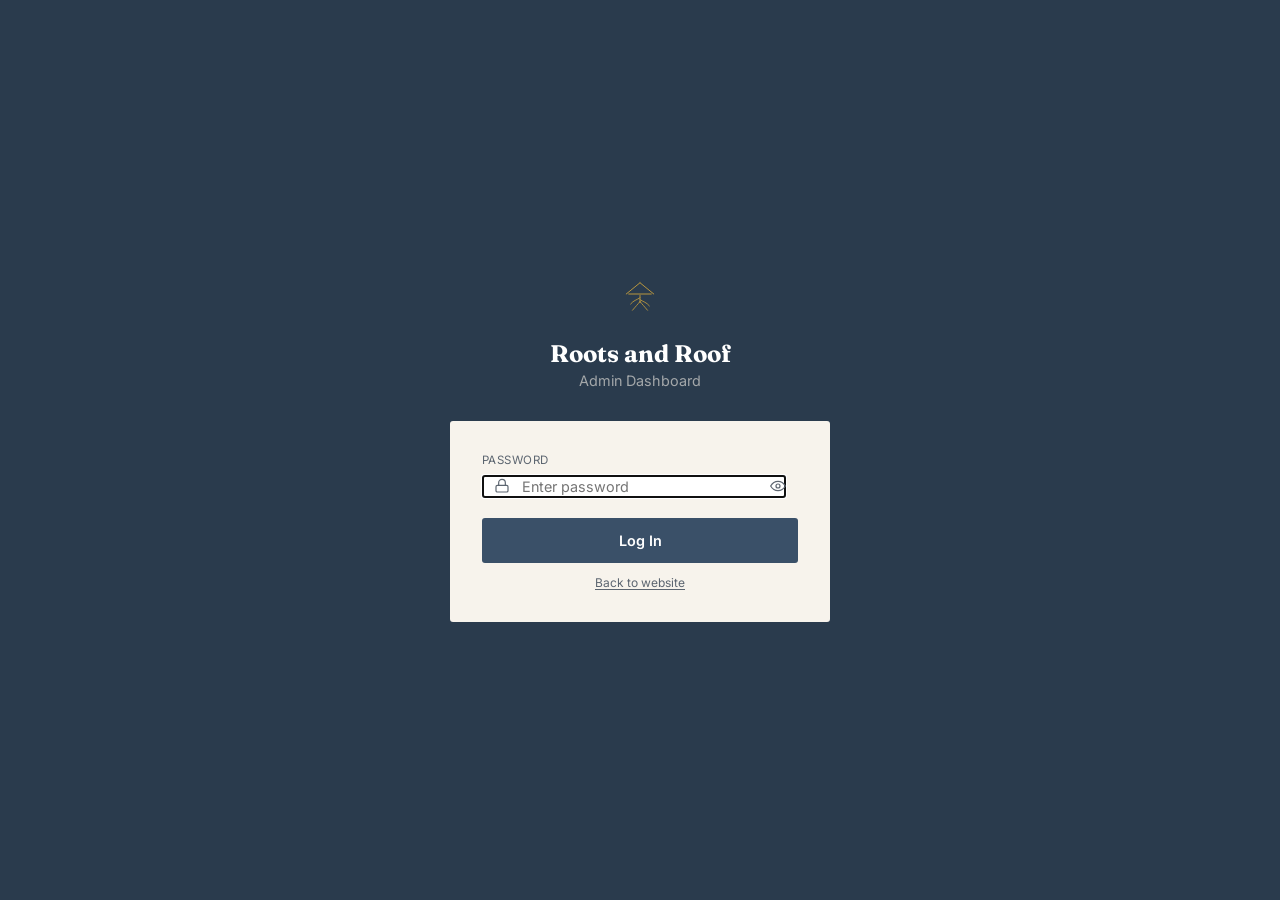
<file: admin.html>
<!DOCTYPE html>
<html lang="en">
<head>
<meta charset="UTF-8" />
<link rel="icon" type="image/svg+xml" href="favicon.svg" />
<link rel="icon" type="image/x-icon" href="favicon.ico" />
<link rel="apple-touch-icon" href="apple-touch-icon.png" />
<link rel="icon" type="image/png" sizes="192x192" href="favicon-192.png" />
<link rel="icon" type="image/png" sizes="512x512" href="favicon-512.png" />
<meta name="viewport" content="width=device-width, initial-scale=1.0" />
<title>Roots and Roof — Admin</title>
<meta name="robots" content="noindex, nofollow" />
<link rel="stylesheet" href="css/styles.css?v=34" />
</head>
<body class="admin-body">

<!-- LOGIN VIEW -->
<div id="login-view" class="admin-login-wrap">
  <div class="admin-login-card">
    <div class="admin-login-brand">
      <svg width="40" height="40" viewBox="0 0 64 64" fill="none"><path d="M32 6 L54 24 M32 6 L10 24 M14 24 H50" stroke="#b8963f" stroke-width="1.6" stroke-linecap="round" stroke-linejoin="round"/><path d="M32 26 V38 M32 30 C26 34 22 34 17 40 M32 33 C38 37 42 37 47 43 M32 36 C28 41 25 44 20 50 M32 36 C36 41 39 44 44 50" stroke="#b8963f" stroke-width="1.6" stroke-linecap="round" stroke-linejoin="round" opacity="0.9"/></svg>
      <h1>Roots and Roof</h1>
      <p>Admin Dashboard</p>
    </div>
    <form class="admin-login-form" id="login-form">
      <label style="display:block;font-size:0.72rem;text-transform:uppercase;letter-spacing:0.04em;color:#5c6570;margin-bottom:8px;">Password</label>
      <div class="input-icon-wrap">
        <svg class="left" width="16" height="16" viewBox="0 0 24 24" fill="none" stroke="currentColor" stroke-width="1.8"><rect x="3" y="11" width="18" height="10" rx="2"/><path d="M7 11V7a5 5 0 0 1 10 0v4"/></svg>
        <input type="password" id="password-input" placeholder="Enter password" autocomplete="current-password" required />
        <svg class="right" id="toggle-password" width="16" height="16" viewBox="0 0 24 24" fill="none" stroke="currentColor" stroke-width="1.8"><path d="M1 12s4-7 11-7 11 7 11 7-4 7-11 7-11-7-11-7Z"/><circle cx="12" cy="12" r="3"/></svg>
      </div>
      <p class="admin-error" id="login-error" style="display:none;"></p>
      <button type="submit" class="btn btn-green" style="width:100%;justify-content:center;margin-top:12px;">Log In</button>
      <a href="index.html" class="admin-back">Back to website</a>
    </form>
  </div>
</div>

<!-- DASHBOARD VIEW -->
<div id="dashboard-view" style="display:none;">
  <div class="admin-topbar">
    <div class="brand-mark">
      <svg width="26" height="26" viewBox="0 0 64 64" fill="none"><path d="M32 6 L54 24 M32 6 L10 24 M14 24 H50" stroke="#b8963f" stroke-width="1.6" stroke-linecap="round" stroke-linejoin="round"/></svg>
      <span>Roots and Roof — Admin</span>
    </div>
    <div class="admin-topbar-actions">
      <span class="saved-flash" id="saved-flash" style="display:none;">
        <svg width="14" height="14" viewBox="0 0 24 24" fill="none" stroke="currentColor" stroke-width="2"><circle cx="12" cy="12" r="10"/><polyline points="8 12 11 15 16 9"/></svg>
        Changes saved
      </span>
      <button class="btn-ghost" id="reset-btn">
        <svg width="13" height="13" viewBox="0 0 24 24" fill="none" stroke="currentColor" stroke-width="2"><path d="M3 12a9 9 0 1 0 3-6.7"/><polyline points="3 4 3 9 8 9"/></svg>
        <span class="label">Reset</span>
      </button>
      <a href="index.html" class="btn-ghost" style="text-decoration:none;">
        <svg width="13" height="13" viewBox="0 0 24 24" fill="none" stroke="currentColor" stroke-width="2"><path d="M1 12s4-7 11-7 11 7 11 7-4 7-11 7-11-7-11-7Z"/><circle cx="12" cy="12" r="3"/></svg>
        <span class="label">View Site</span>
      </a>
      <button class="btn-save" id="save-btn">
        <svg width="13" height="13" viewBox="0 0 24 24" fill="none" stroke="currentColor" stroke-width="2"><path d="M19 21H5a2 2 0 0 1-2-2V5a2 2 0 0 1 2-2h11l5 5v11a2 2 0 0 1-2 2Z"/><polyline points="17 21 17 13 7 13 7 21"/><polyline points="7 3 7 8 15 8"/></svg>
        Save Changes
      </button>
      <button class="icon-btn" id="logout-btn" title="Log out">
        <svg width="16" height="16" viewBox="0 0 24 24" fill="none" stroke="currentColor" stroke-width="2"><path d="M9 21H5a2 2 0 0 1-2-2V5a2 2 0 0 1 2-2h4"/><polyline points="16 17 21 12 16 7"/><line x1="21" y1="12" x2="9" y2="12"/></svg>
      </button>
    </div>
  </div>

  <div class="admin-layout">
    <div class="admin-sidebar" id="admin-sidebar"></div>
    <div style="flex:1;min-width:0;">
      <div class="admin-tabs-mobile" id="admin-tabs-mobile"></div>
      <div class="admin-panel" id="admin-panel"></div>
    </div>
  </div>
</div>

<script src="js/content.js?v=34"></script>
<script src="js/admin.js?v=34"></script>
</body>
</html>
</file>
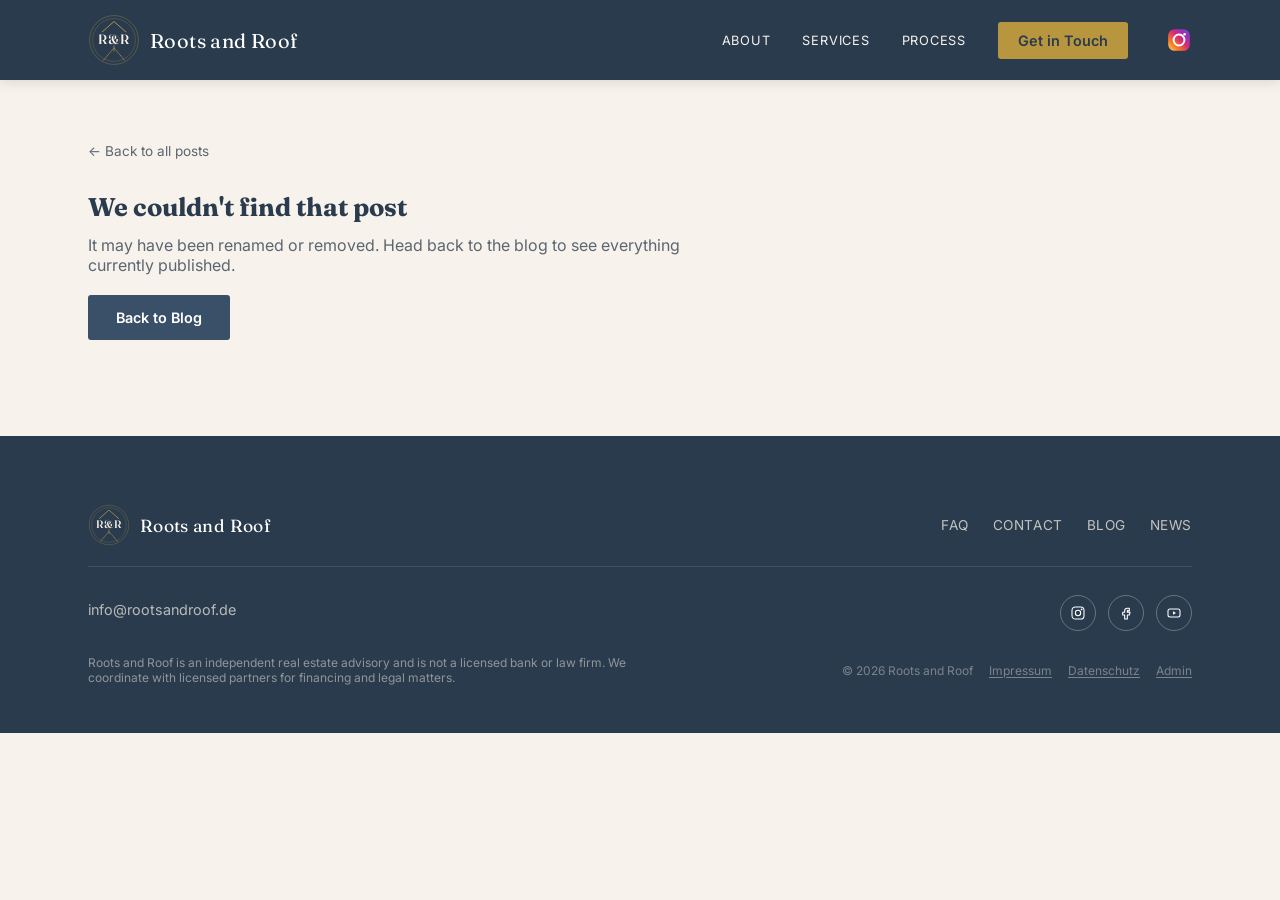
<file: blog-post.html>
<!DOCTYPE html>
<html lang="en">
<head>
<meta charset="UTF-8" />
<link rel="icon" type="image/svg+xml" href="favicon.svg" />
<link rel="icon" type="image/x-icon" href="favicon.ico" />
<link rel="apple-touch-icon" href="apple-touch-icon.png" />
<link rel="icon" type="image/png" sizes="192x192" href="favicon-192.png" />
<link rel="icon" type="image/png" sizes="512x512" href="favicon-512.png" />
<meta name="viewport" content="width=device-width, initial-scale=1.0" />
<title>Blog — Roots and Roof</title>
<link rel="stylesheet" href="css/styles.css?v=34" />
</head>
<body>

<!-- NAV (markup injected by js/shared.js so every page stays identical) -->
<div id="site-header-root"></div>

<!-- POST -->
<section class="section" style="padding-top:140px;">
  <div class="container">
    <a href="blog.html" style="display:inline-flex;align-items:center;gap:6px;font-size:0.85rem;color:var(--muted);margin-bottom:32px;">← Back to all posts</a>
    <div id="post-content"></div>
  </div>
</section>

<!-- FOOTER (markup injected by js/shared.js so every page stays identical) -->
<div id="site-footer-root"></div>

<script src="js/content.js?v=34"></script>
<script src="js/shared.js?v=34"></script>
<script src="js/blog-post.js?v=34"></script>
</body>
</html>
</file>
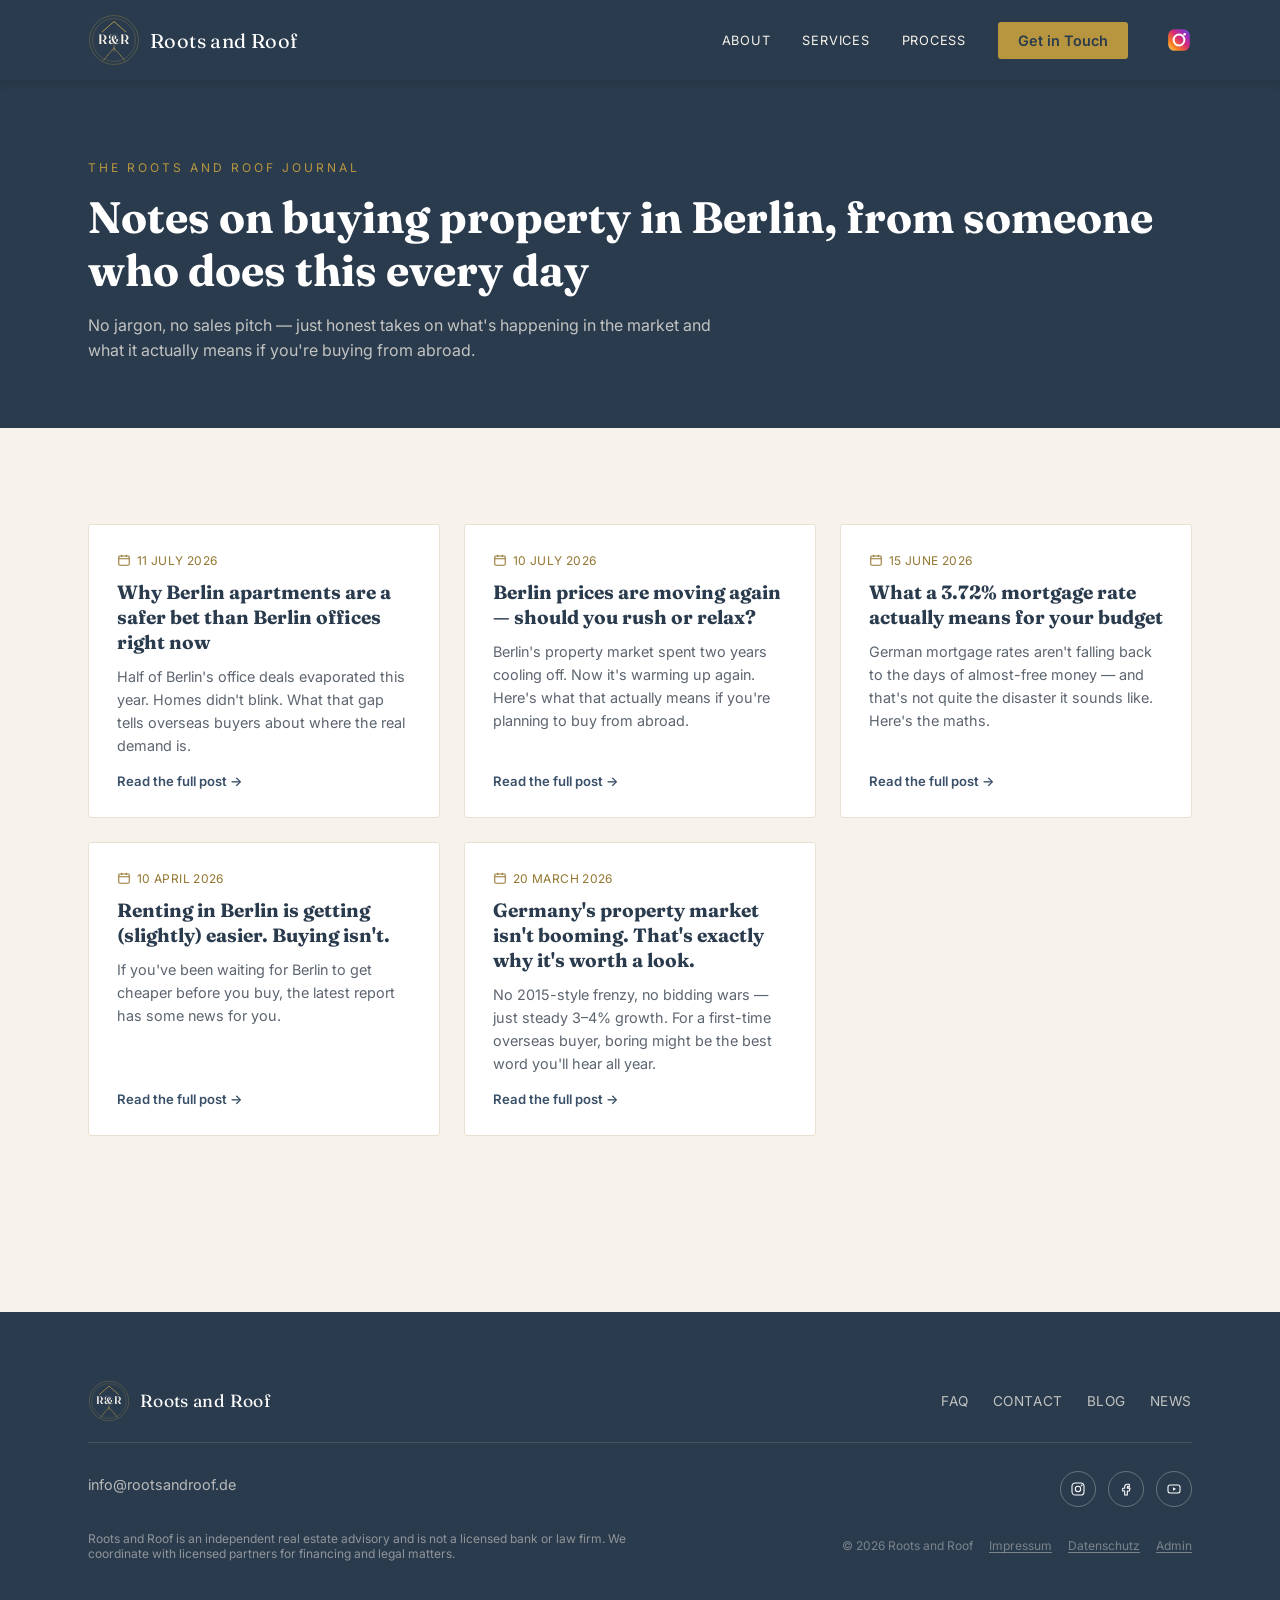
<file: blog.html>
<!DOCTYPE html>
<html lang="en">
<head>
<meta charset="UTF-8" />
<link rel="icon" type="image/svg+xml" href="favicon.svg" />
<link rel="icon" type="image/x-icon" href="favicon.ico" />
<link rel="apple-touch-icon" href="apple-touch-icon.png" />
<link rel="icon" type="image/png" sizes="192x192" href="favicon-192.png" />
<link rel="icon" type="image/png" sizes="512x512" href="favicon-512.png" />
<meta name="viewport" content="width=device-width, initial-scale=1.0" />
<title>Blog — Roots and Roof | Berlin Property Advisory</title>
<meta name="description" content="Notes on buying property in Berlin, from Roots and Roof — honest takes on the market and what it means for international and expat buyers." />
<link rel="canonical" href="https://rootsandroof.de/blog" />
<meta name="robots" content="index, follow" />
<meta property="og:type" content="website" />
<meta property="og:site_name" content="Roots and Roof" />
<meta property="og:title" content="Blog — Roots and Roof" />
<meta property="og:description" content="Honest takes on the Berlin property market for international and expat buyers." />
<meta property="og:url" content="https://rootsandroof.de/blog" />
<link rel="stylesheet" href="css/styles.css?v=34" />
</head>
<body>

<!-- NAV (markup injected by js/shared.js so every page stays identical) -->
<div id="site-header-root"></div>

<!-- PAGE HEADER -->
<section class="page-header">
  <div class="container">
    <p class="eyebrow reveal" id="page-eyebrow">The Roots and Roof Journal</p>
    <h1 class="reveal" id="page-heading">Notes on buying property in Berlin, from someone who does this every day</h1>
    <p class="intro reveal" id="page-intro">No jargon, no sales pitch — just honest takes on what's happening in the market and what it actually means if you're buying from abroad.</p>
  </div>
</section>

<!-- BLOG GRID (click a card to open the full post) -->
<section class="section">
  <div class="container">
    <div class="blog-grid" id="blog-grid">
      <a class="blog-card reveal" href="blog/apartments-safer-than-offices.html" style="text-decoration:none;">
        <span class="date-tag"><svg width="14" height="14" viewBox="0 0 24 24" fill="none" stroke="currentColor" stroke-width="1.8"><rect x="3" y="5" width="18" height="16" rx="2"/><path d="M3 10h18M8 3v4M16 3v4"/></svg> 11 July 2026</span>
        <h2>Why Berlin apartments are a safer bet than Berlin offices right now</h2>
        <p class="excerpt">Half of Berlin's office deals evaporated this year. Homes didn't blink. What that gap tells overseas buyers about where the real demand is.</p>
        <span class="read-link">Read the full post →</span>
      </a>
      <a class="blog-card reveal" href="blog/berlin-prices-moving-again.html" style="text-decoration:none;">
        <span class="date-tag"><svg width="14" height="14" viewBox="0 0 24 24" fill="none" stroke="currentColor" stroke-width="1.8"><rect x="3" y="5" width="18" height="16" rx="2"/><path d="M3 10h18M8 3v4M16 3v4"/></svg> 10 July 2026</span>
        <h2>Berlin prices are moving again — should you rush or relax?</h2>
        <p class="excerpt">Berlin's property market spent two years cooling off. Now it's warming up again. Here's what that actually means if you're planning to buy from abroad.</p>
        <span class="read-link">Read the full post →</span>
      </a>
      <a class="blog-card reveal" href="blog/mortgage-rate-372-percent.html" style="text-decoration:none;">
        <span class="date-tag"><svg width="14" height="14" viewBox="0 0 24 24" fill="none" stroke="currentColor" stroke-width="1.8"><rect x="3" y="5" width="18" height="16" rx="2"/><path d="M3 10h18M8 3v4M16 3v4"/></svg> 15 June 2026</span>
        <h2>What a 3.72% mortgage rate actually means for your budget</h2>
        <p class="excerpt">German mortgage rates aren't falling back to the days of almost-free money — and that's not quite the disaster it sounds like. Here's the maths.</p>
        <span class="read-link">Read the full post →</span>
      </a>
      <a class="blog-card reveal" href="blog/renting-easier-buying-isnt.html" style="text-decoration:none;">
        <span class="date-tag"><svg width="14" height="14" viewBox="0 0 24 24" fill="none" stroke="currentColor" stroke-width="1.8"><rect x="3" y="5" width="18" height="16" rx="2"/><path d="M3 10h18M8 3v4M16 3v4"/></svg> 10 April 2026</span>
        <h2>Renting in Berlin is getting (slightly) easier. Buying isn't.</h2>
        <p class="excerpt">If you've been waiting for Berlin to get cheaper before you buy, the latest report has some news for you.</p>
        <span class="read-link">Read the full post →</span>
      </a>
      <a class="blog-card reveal" href="blog/not-booming-worth-a-look.html" style="text-decoration:none;">
        <span class="date-tag"><svg width="14" height="14" viewBox="0 0 24 24" fill="none" stroke="currentColor" stroke-width="1.8"><rect x="3" y="5" width="18" height="16" rx="2"/><path d="M3 10h18M8 3v4M16 3v4"/></svg> 20 March 2026</span>
        <h2>Germany's property market isn't booming. That's exactly why it's worth a look.</h2>
        <p class="excerpt">No 2015-style frenzy, no bidding wars — just steady 3–4% growth. For a first-time overseas buyer, boring might be the best word you'll hear all year.</p>
        <span class="read-link">Read the full post →</span>
      </a>
    </div>
  </div>
</section>

<!-- FOOTER (markup injected by js/shared.js so every page stays identical) -->
<div id="site-footer-root"></div>

<script src="js/content.js?v=34"></script>
<script src="js/shared.js?v=34"></script>
<script src="js/blog.js?v=34"></script>
</body>
</html>
</file>
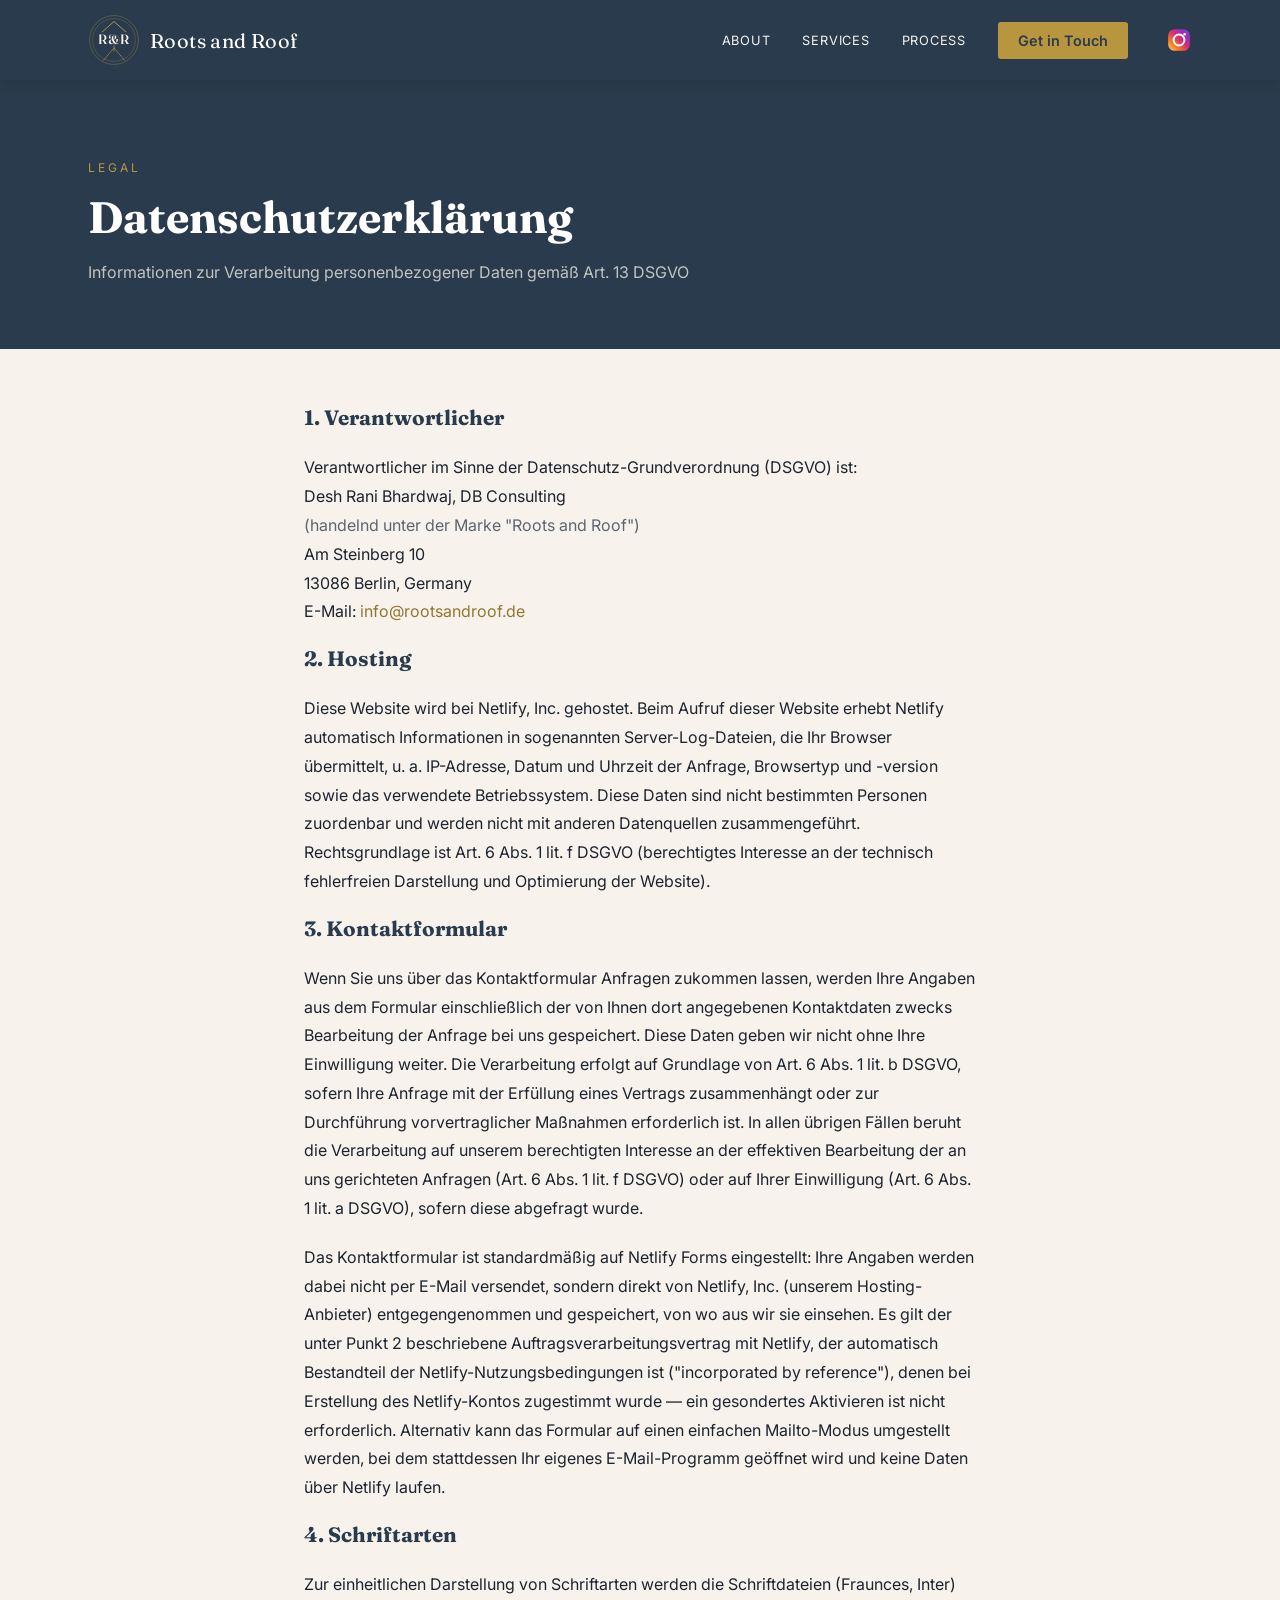
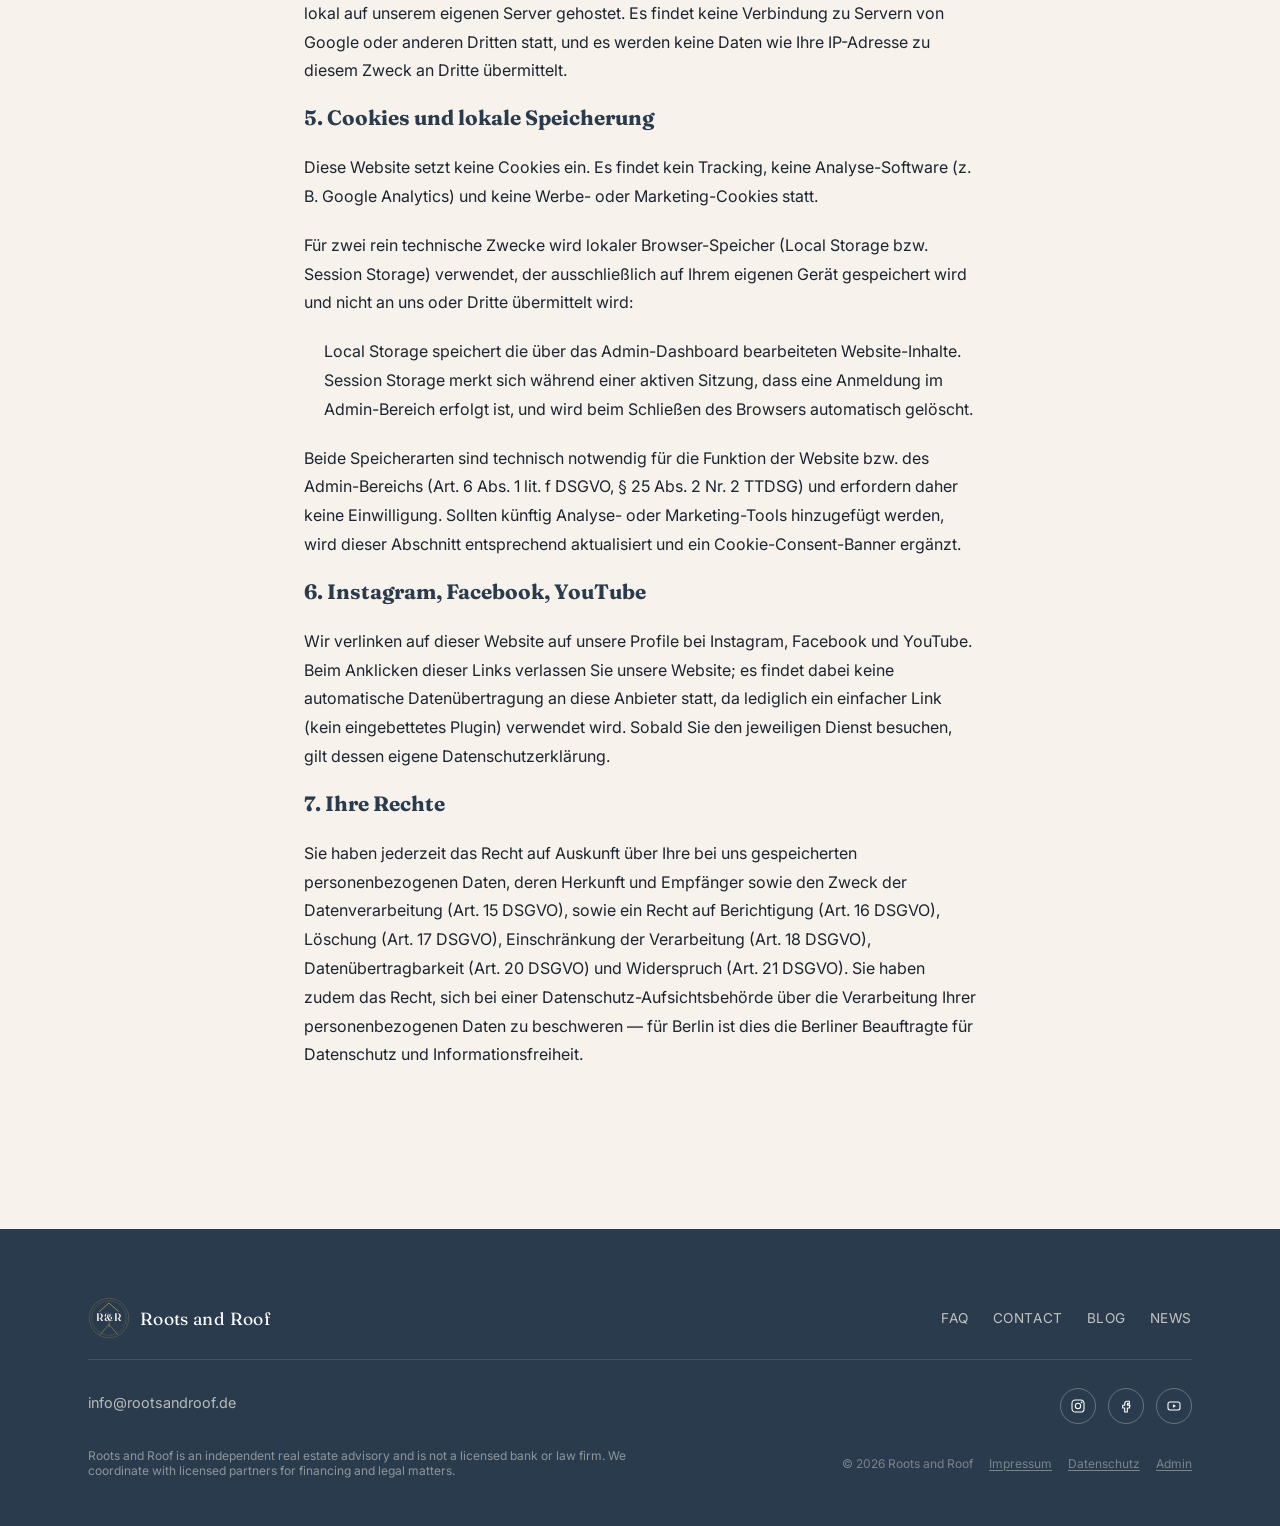
<file: datenschutz.html>
<!DOCTYPE html>
<html lang="de">
<head>
<meta charset="UTF-8" />
<link rel="icon" type="image/svg+xml" href="favicon.svg" />
<link rel="icon" type="image/x-icon" href="favicon.ico" />
<link rel="apple-touch-icon" href="apple-touch-icon.png" />
<link rel="icon" type="image/png" sizes="192x192" href="favicon-192.png" />
<link rel="icon" type="image/png" sizes="512x512" href="favicon-512.png" />
<meta name="viewport" content="width=device-width, initial-scale=1.0" />
<title>Datenschutzerklärung | Roots and Roof</title>
<meta name="description" content="Privacy policy (Datenschutzerklärung) for Roots and Roof, a Berlin property advisory." />
<link rel="canonical" href="https://rootsandroof.de/datenschutz" />
<meta name="robots" content="index, follow" />
<link rel="stylesheet" href="css/styles.css?v=34" />
</head>
<body>

<div id="site-header-root"></div>

<section class="page-header">
  <div class="container">
    <p class="eyebrow" style="text-align:left;">Legal</p>
    <h1>Datenschutzerklärung</h1>
    <p class="intro">Informationen zur Verarbeitung personenbezogener Daten gemäß Art. 13 DSGVO</p>
  </div>
</section>

<section class="section" style="padding-top:56px;">
  <div class="container" style="max-width:720px;">

    <div class="blog-article" style="max-width:none;padding-top:0;border-top:none;">

      <h2 style="font-size:1.3rem;">1. Verantwortlicher</h2>
      <p>
        Verantwortlicher im Sinne der Datenschutz-Grundverordnung (DSGVO) ist:<br/>
        Desh Rani Bhardwaj, DB Consulting<br/>
        <span style="color:var(--muted);">(handelnd unter der Marke "Roots and Roof")</span><br/>
        Am Steinberg 10<br/>
        13086 Berlin, Germany<br/>
        E-Mail: <a href="mailto:info@rootsandroof.de" style="color:var(--gold-dark);">info@rootsandroof.de</a>
      </p>

      <h2 style="font-size:1.3rem;">2. Hosting</h2>
      <p>
        Diese Website wird bei Netlify, Inc. gehostet. Beim Aufruf dieser Website erhebt Netlify automatisch
        Informationen in sogenannten Server-Log-Dateien, die Ihr Browser übermittelt, u. a. IP-Adresse, Datum und
        Uhrzeit der Anfrage, Browsertyp und -version sowie das verwendete Betriebssystem. Diese Daten sind nicht
        bestimmten Personen zuordenbar und werden nicht mit anderen Datenquellen zusammengeführt. Rechtsgrundlage
        ist Art. 6 Abs. 1 lit. f DSGVO (berechtigtes Interesse an der technisch fehlerfreien Darstellung und
        Optimierung der Website).
      </p>

      <h2 style="font-size:1.3rem;">3. Kontaktformular</h2>
      <p>
        Wenn Sie uns über das Kontaktformular Anfragen zukommen lassen, werden Ihre Angaben aus dem Formular
        einschließlich der von Ihnen dort angegebenen Kontaktdaten zwecks Bearbeitung der Anfrage bei uns
        gespeichert. Diese Daten geben wir nicht ohne Ihre Einwilligung weiter. Die Verarbeitung erfolgt auf
        Grundlage von Art. 6 Abs. 1 lit. b DSGVO, sofern Ihre Anfrage mit der Erfüllung eines Vertrags
        zusammenhängt oder zur Durchführung vorvertraglicher Maßnahmen erforderlich ist. In allen übrigen Fällen
        beruht die Verarbeitung auf unserem berechtigten Interesse an der effektiven Bearbeitung der an uns
        gerichteten Anfragen (Art. 6 Abs. 1 lit. f DSGVO) oder auf Ihrer Einwilligung (Art. 6 Abs. 1 lit. a DSGVO),
        sofern diese abgefragt wurde.
      </p>
      <p>
        Das Kontaktformular ist standardmäßig auf Netlify Forms eingestellt: Ihre Angaben werden dabei nicht per
        E-Mail versendet, sondern direkt von Netlify, Inc. (unserem Hosting-Anbieter) entgegengenommen und
        gespeichert, von wo aus wir sie einsehen. Es gilt der unter Punkt 2 beschriebene Auftragsverarbeitungsvertrag
        mit Netlify, der automatisch Bestandteil der Netlify-Nutzungsbedingungen ist ("incorporated by reference"),
        denen bei Erstellung des Netlify-Kontos zugestimmt wurde — ein gesondertes Aktivieren ist nicht
        erforderlich. Alternativ kann das Formular auf einen einfachen Mailto-Modus umgestellt werden, bei dem
        stattdessen Ihr eigenes E-Mail-Programm geöffnet wird und keine Daten über Netlify laufen.
      </p>

      <h2 style="font-size:1.3rem;">4. Schriftarten</h2>
      <p>
        Zur einheitlichen Darstellung von Schriftarten werden die Schriftdateien (Fraunces, Inter) lokal auf
        unserem eigenen Server gehostet. Es findet keine Verbindung zu Servern von Google oder anderen Dritten
        statt, und es werden keine Daten wie Ihre IP-Adresse zu diesem Zweck an Dritte übermittelt.
      </p>

      <h2 style="font-size:1.3rem;">5. Cookies und lokale Speicherung</h2>
      <p>
        Diese Website setzt keine Cookies ein. Es findet kein Tracking, keine Analyse-Software (z. B. Google
        Analytics) und keine Werbe- oder Marketing-Cookies statt.
      </p>
      <p>
        Für zwei rein technische Zwecke wird lokaler Browser-Speicher (Local Storage bzw. Session Storage)
        verwendet, der ausschließlich auf Ihrem eigenen Gerät gespeichert wird und nicht an uns oder Dritte
        übermittelt wird:
      </p>
      <ul style="margin:0 0 20px 20px;line-height:1.8;">
        <li>Local Storage speichert die über das Admin-Dashboard bearbeiteten Website-Inhalte.</li>
        <li>Session Storage merkt sich während einer aktiven Sitzung, dass eine Anmeldung im Admin-Bereich
          erfolgt ist, und wird beim Schließen des Browsers automatisch gelöscht.</li>
      </ul>
      <p>
        Beide Speicherarten sind technisch notwendig für die Funktion der Website bzw. des Admin-Bereichs (Art. 6
        Abs. 1 lit. f DSGVO, § 25 Abs. 2 Nr. 2 TTDSG) und erfordern daher keine Einwilligung. Sollten künftig
        Analyse- oder Marketing-Tools hinzugefügt werden, wird dieser Abschnitt entsprechend aktualisiert und ein
        Cookie-Consent-Banner ergänzt.
      </p>

      <h2 style="font-size:1.3rem;">6. Instagram, Facebook, YouTube</h2>
      <p>
        Wir verlinken auf dieser Website auf unsere Profile bei Instagram, Facebook und YouTube. Beim Anklicken
        dieser Links verlassen Sie unsere Website; es findet dabei keine automatische Datenübertragung an diese
        Anbieter statt, da lediglich ein einfacher Link (kein eingebettetes Plugin) verwendet wird. Sobald Sie den
        jeweiligen Dienst besuchen, gilt dessen eigene Datenschutzerklärung.
      </p>

      <h2 style="font-size:1.3rem;">7. Ihre Rechte</h2>
      <p>
        Sie haben jederzeit das Recht auf Auskunft über Ihre bei uns gespeicherten personenbezogenen Daten, deren
        Herkunft und Empfänger sowie den Zweck der Datenverarbeitung (Art. 15 DSGVO), sowie ein Recht auf
        Berichtigung (Art. 16 DSGVO), Löschung (Art. 17 DSGVO), Einschränkung der Verarbeitung (Art. 18 DSGVO),
        Datenübertragbarkeit (Art. 20 DSGVO) und Widerspruch (Art. 21 DSGVO). Sie haben zudem das Recht, sich bei
        einer Datenschutz-Aufsichtsbehörde über die Verarbeitung Ihrer personenbezogenen Daten zu beschweren — für
        Berlin ist dies die Berliner Beauftragte für Datenschutz und Informationsfreiheit.
      </p>

    </div>
  </div>
</section>

<div id="site-footer-root"></div>

<script src="js/content.js?v=34"></script>
<script src="js/shared.js?v=34"></script>
<script>
  document.addEventListener("DOMContentLoaded", () => {
    const content = loadContent();
    initSharedChrome(content, false);
    wireReveal();
  });
</script>
</body>
</html>
</file>
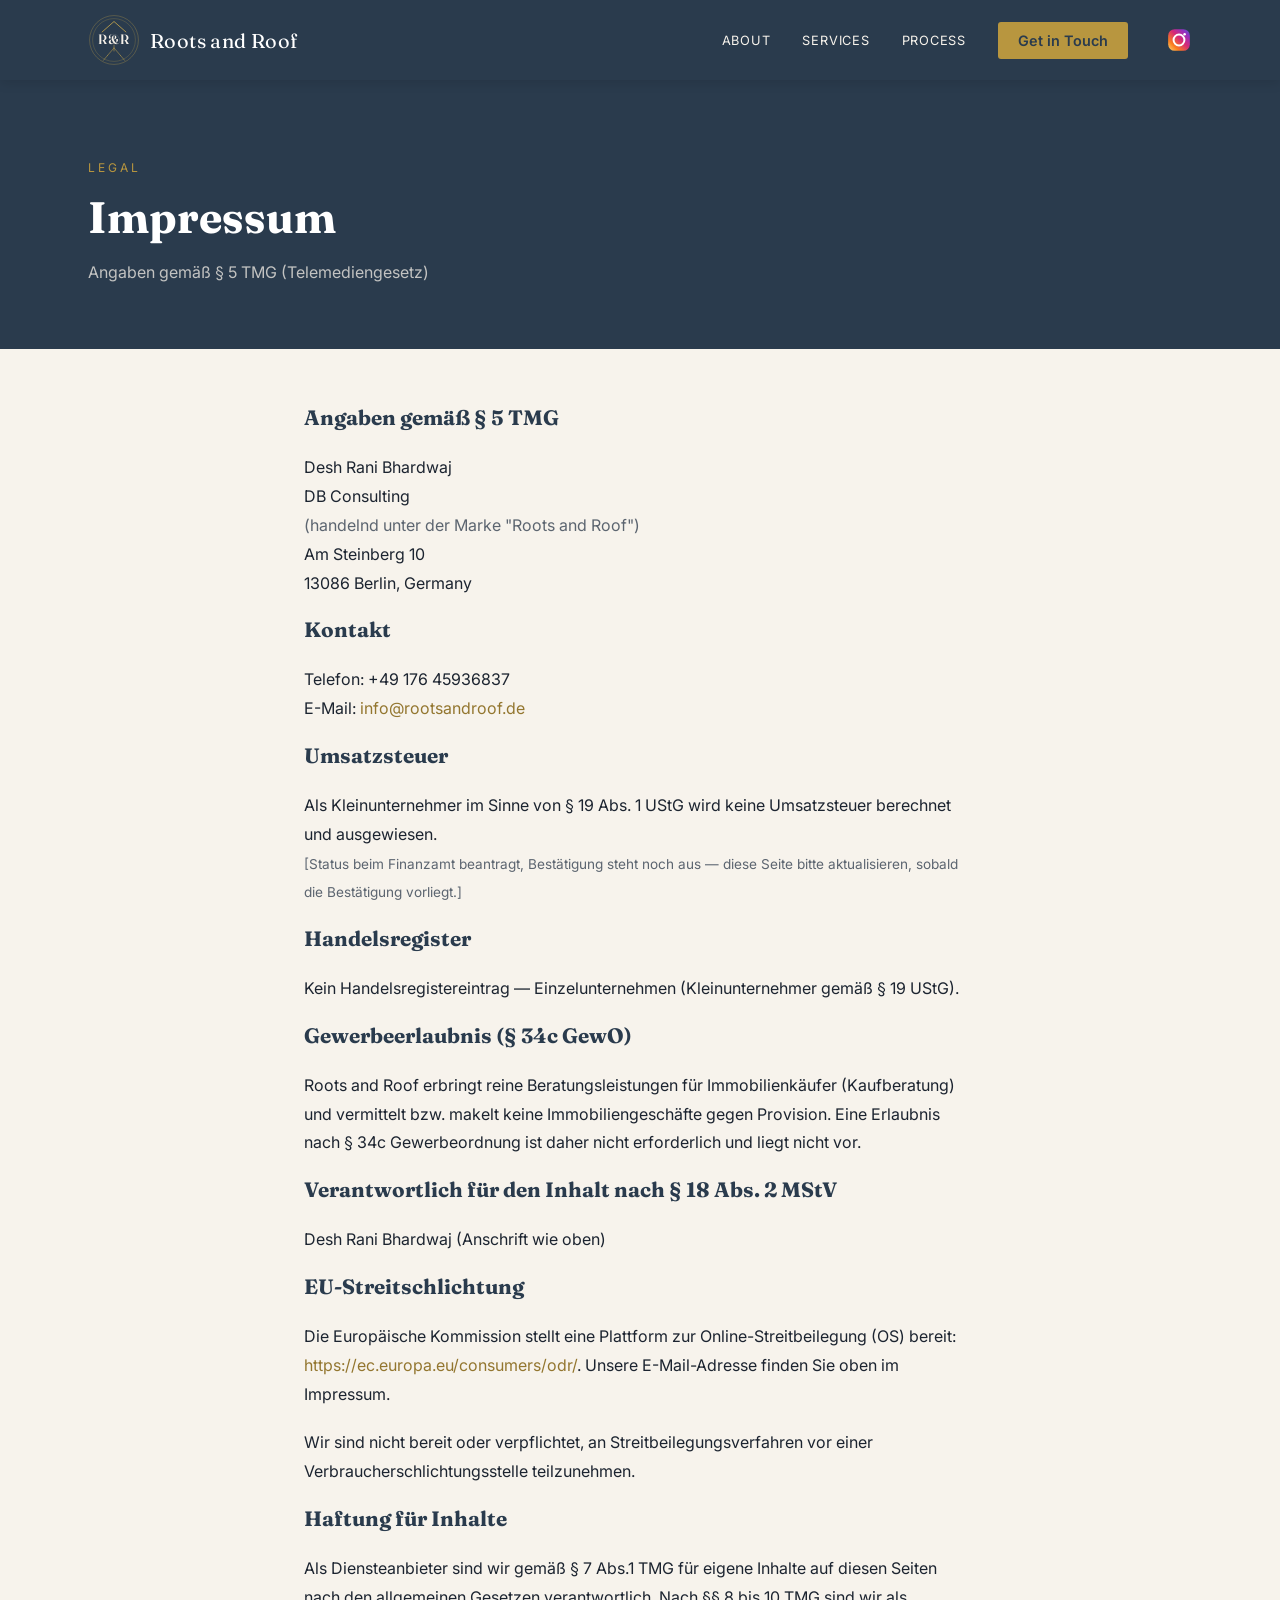
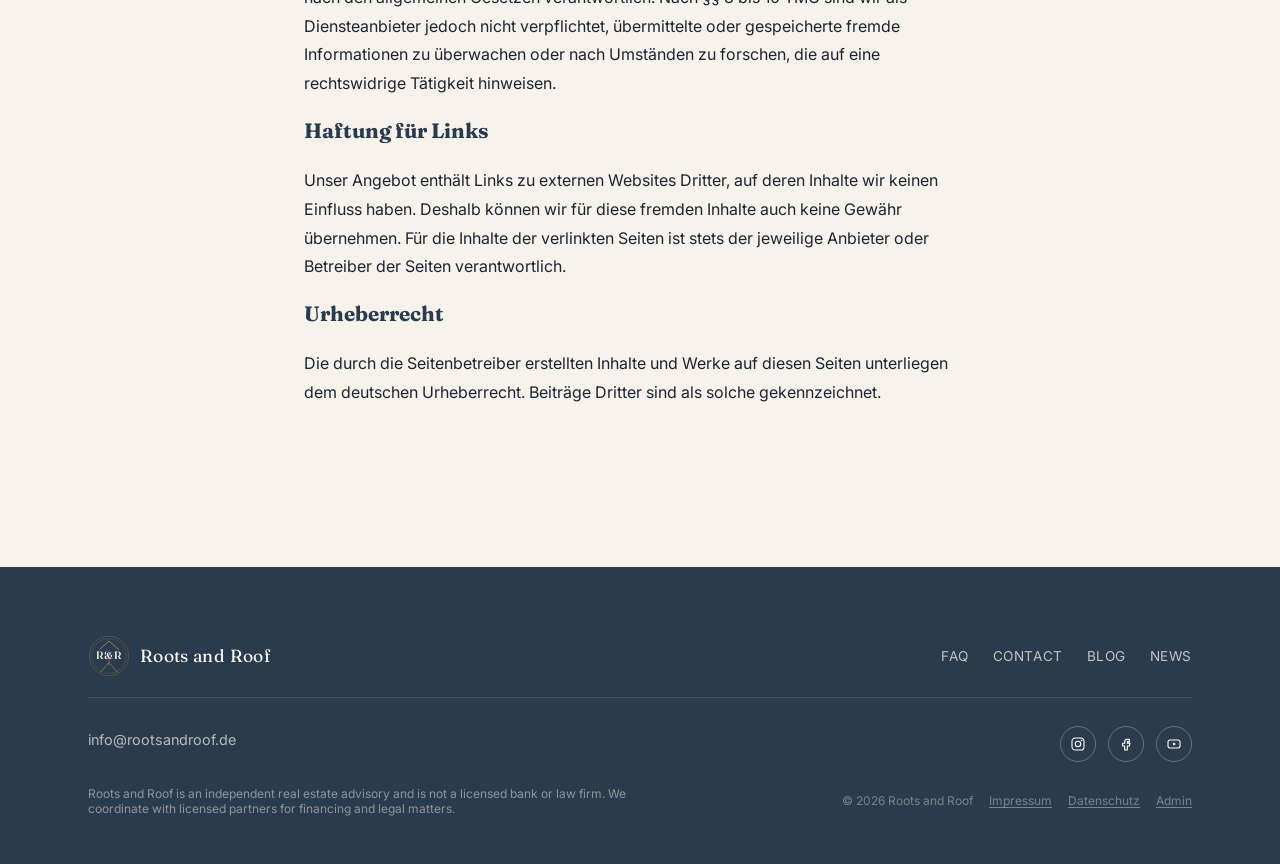
<file: impressum.html>
<!DOCTYPE html>
<html lang="de">
<head>
<meta charset="UTF-8" />
<link rel="icon" type="image/svg+xml" href="favicon.svg" />
<link rel="icon" type="image/x-icon" href="favicon.ico" />
<link rel="apple-touch-icon" href="apple-touch-icon.png" />
<link rel="icon" type="image/png" sizes="192x192" href="favicon-192.png" />
<link rel="icon" type="image/png" sizes="512x512" href="favicon-512.png" />
<meta name="viewport" content="width=device-width, initial-scale=1.0" />
<title>Impressum | Roots and Roof</title>
<meta name="description" content="Legal notice (Impressum) for Roots and Roof, a Berlin property advisory." />
<link rel="canonical" href="https://rootsandroof.de/impressum" />
<meta name="robots" content="index, follow" />
<link rel="stylesheet" href="css/styles.css?v=34" />
</head>
<body>

<div id="site-header-root"></div>

<section class="page-header">
  <div class="container">
    <p class="eyebrow" style="text-align:left;">Legal</p>
    <h1>Impressum</h1>
    <p class="intro">Angaben gemäß § 5 TMG (Telemediengesetz)</p>
  </div>
</section>

<section class="section" style="padding-top:56px;">
  <div class="container" style="max-width:720px;">

    <div class="blog-article" style="max-width:none;padding-top:0;border-top:none;">

      <h2 style="font-size:1.3rem;">Angaben gemäß § 5 TMG</h2>
      <p>
        Desh Rani Bhardwaj<br/>
        DB Consulting<br/>
        <span style="color:var(--muted);">(handelnd unter der Marke "Roots and Roof")</span><br/>
        Am Steinberg 10<br/>
        13086 Berlin, Germany
      </p>

      <h2 style="font-size:1.3rem;">Kontakt</h2>
      <p>
        Telefon: +49 176 45936837<br/>
        E-Mail: <a href="mailto:info@rootsandroof.de" style="color:var(--gold-dark);">info@rootsandroof.de</a>
      </p>

      <h2 style="font-size:1.3rem;">Umsatzsteuer</h2>
      <p>
        Als Kleinunternehmer im Sinne von § 19 Abs. 1 UStG wird keine Umsatzsteuer berechnet und ausgewiesen.
        <br/>
        <span style="color:var(--muted);font-size:0.85rem;">[Status beim Finanzamt beantragt, Bestätigung steht
        noch aus — diese Seite bitte aktualisieren, sobald die Bestätigung vorliegt.]</span>
      </p>

      <h2 style="font-size:1.3rem;">Handelsregister</h2>
      <p>
        Kein Handelsregistereintrag — Einzelunternehmen (Kleinunternehmer gemäß § 19 UStG).
      </p>

      <h2 style="font-size:1.3rem;">Gewerbeerlaubnis (§ 34c GewO)</h2>
      <p>
        Roots and Roof erbringt reine Beratungsleistungen für Immobilienkäufer (Kaufberatung) und vermittelt bzw.
        makelt keine Immobiliengeschäfte gegen Provision. Eine Erlaubnis nach § 34c Gewerbeordnung ist daher nicht
        erforderlich und liegt nicht vor.
      </p>

      <h2 style="font-size:1.3rem;">Verantwortlich für den Inhalt nach § 18 Abs. 2 MStV</h2>
      <p>
        Desh Rani Bhardwaj (Anschrift wie oben)
      </p>

      <h2 style="font-size:1.3rem;">EU-Streitschlichtung</h2>
      <p>
        Die Europäische Kommission stellt eine Plattform zur Online-Streitbeilegung (OS) bereit:
        <a href="https://ec.europa.eu/consumers/odr/" target="_blank" rel="noopener noreferrer" style="color:var(--gold-dark);">https://ec.europa.eu/consumers/odr/</a>.
        Unsere E-Mail-Adresse finden Sie oben im Impressum.
      </p>
      <p>
        Wir sind nicht bereit oder verpflichtet, an Streitbeilegungsverfahren vor einer Verbraucherschlichtungsstelle
        teilzunehmen.
      </p>

      <h2 style="font-size:1.3rem;">Haftung für Inhalte</h2>
      <p>
        Als Diensteanbieter sind wir gemäß § 7 Abs.1 TMG für eigene Inhalte auf diesen Seiten nach den allgemeinen
        Gesetzen verantwortlich. Nach §§ 8 bis 10 TMG sind wir als Diensteanbieter jedoch nicht verpflichtet,
        übermittelte oder gespeicherte fremde Informationen zu überwachen oder nach Umständen zu forschen, die auf
        eine rechtswidrige Tätigkeit hinweisen.
      </p>

      <h2 style="font-size:1.3rem;">Haftung für Links</h2>
      <p>
        Unser Angebot enthält Links zu externen Websites Dritter, auf deren Inhalte wir keinen Einfluss haben.
        Deshalb können wir für diese fremden Inhalte auch keine Gewähr übernehmen. Für die Inhalte der verlinkten
        Seiten ist stets der jeweilige Anbieter oder Betreiber der Seiten verantwortlich.
      </p>

      <h2 style="font-size:1.3rem;">Urheberrecht</h2>
      <p>
        Die durch die Seitenbetreiber erstellten Inhalte und Werke auf diesen Seiten unterliegen dem deutschen
        Urheberrecht. Beiträge Dritter sind als solche gekennzeichnet.
      </p>

    </div>
  </div>
</section>

<div id="site-footer-root"></div>

<script src="js/content.js?v=34"></script>
<script src="js/shared.js?v=34"></script>
<script>
  document.addEventListener("DOMContentLoaded", () => {
    const content = loadContent();
    initSharedChrome(content, false);
    wireReveal();
  });
</script>
</body>
</html>
</file>
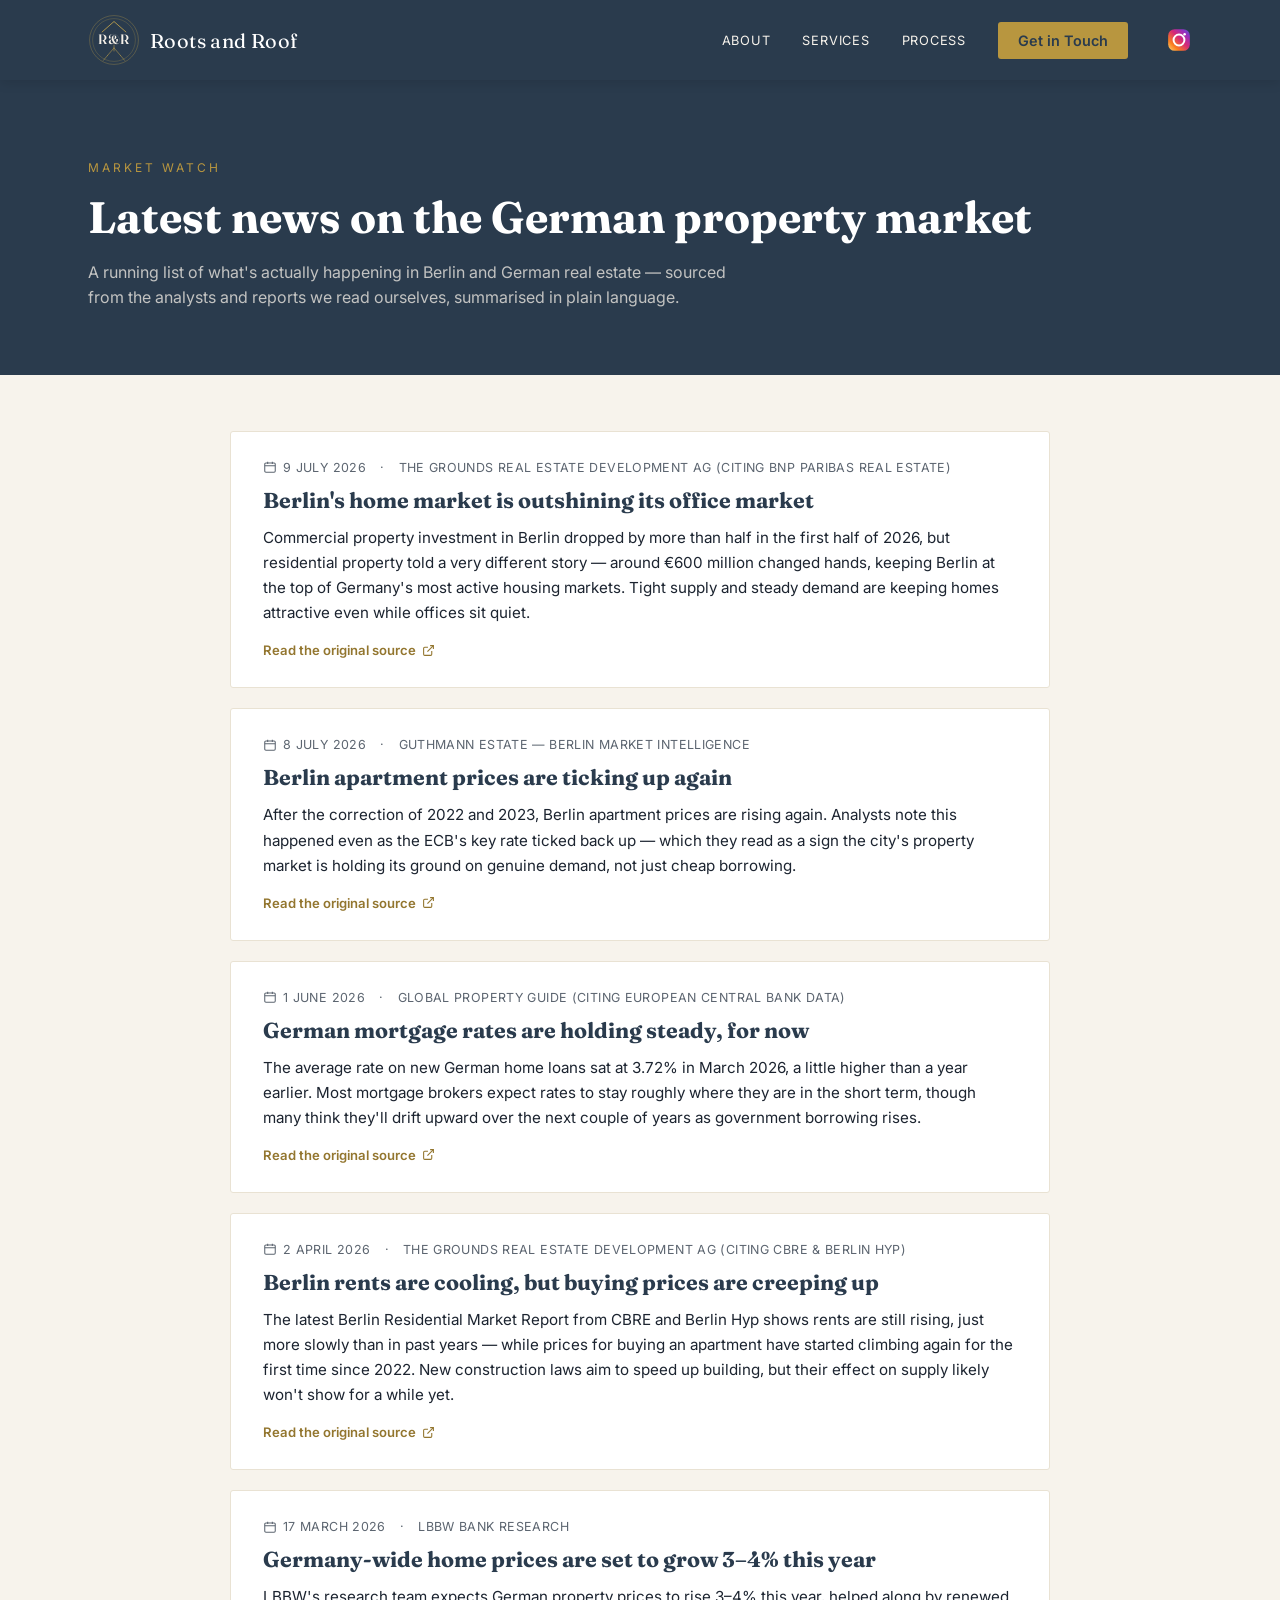
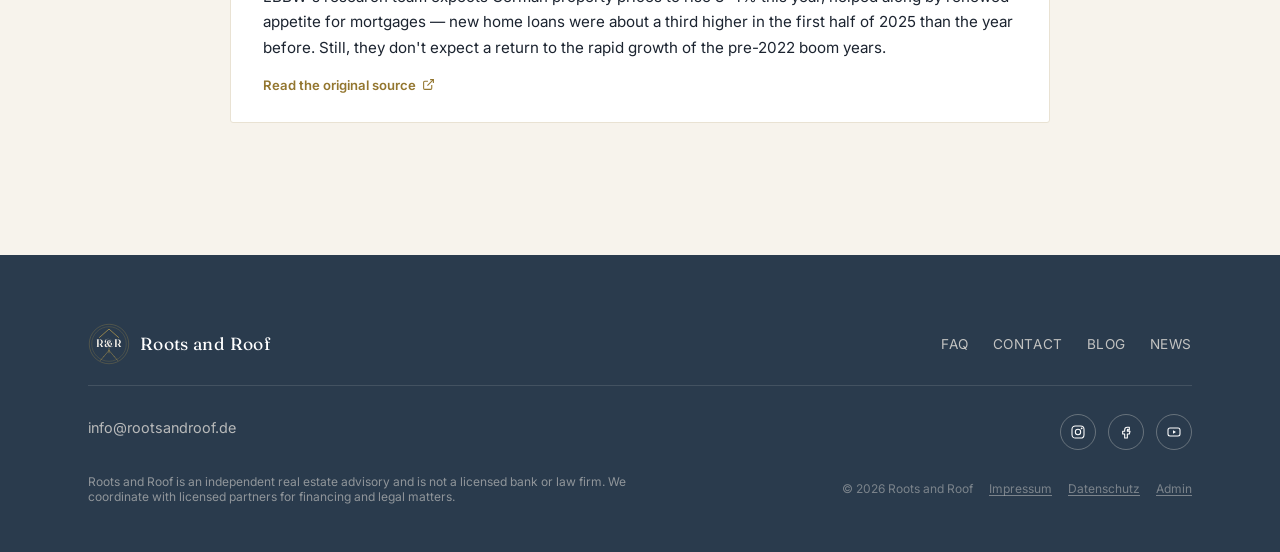
<file: news.html>
<!DOCTYPE html>
<html lang="en">
<head>
<meta charset="UTF-8" />
<link rel="icon" type="image/svg+xml" href="favicon.svg" />
<link rel="icon" type="image/x-icon" href="favicon.ico" />
<link rel="apple-touch-icon" href="apple-touch-icon.png" />
<link rel="icon" type="image/png" sizes="192x192" href="favicon-192.png" />
<link rel="icon" type="image/png" sizes="512x512" href="favicon-512.png" />
<meta name="viewport" content="width=device-width, initial-scale=1.0" />
<title>Latest News — Roots and Roof | Berlin &amp; German Property Market</title>
<meta name="description" content="The latest news on the Berlin and German property market — Berlin prices, rents, mortgage rates, and nationwide forecasts, summarised in plain language by Roots and Roof." />
<link rel="canonical" href="https://rootsandroof.de/news" />
<meta name="robots" content="index, follow" />
<meta property="og:type" content="website" />
<meta property="og:site_name" content="Roots and Roof" />
<meta property="og:title" content="Latest News — Roots and Roof" />
<meta property="og:description" content="The latest news on the Berlin and German property market, summarised in plain language." />
<meta property="og:url" content="https://rootsandroof.de/news" />
<link rel="stylesheet" href="css/styles.css?v=34" />
</head>
<body>

<!-- NAV (markup injected by js/shared.js so every page stays identical) -->
<div id="site-header-root"></div>

<!-- PAGE HEADER -->
<section class="page-header">
  <div class="container">
    <p class="eyebrow reveal" id="page-eyebrow">Market Watch</p>
    <h1 class="reveal" id="page-heading">Latest news on the German property market</h1>
    <p class="intro reveal" id="page-intro">A running list of what's actually happening in Berlin and German real estate — sourced from the analysts and reports we read ourselves, summarised in plain language.</p>
  </div>
</section>

<!-- NEWS LIST -->
<section class="section" style="padding-top:56px;">
  <div class="container">
    <div class="news-list" id="news-list">
      <article class="news-card reveal">
        <div class="news-meta">
          <span class="date-tag"><svg width="14" height="14" viewBox="0 0 24 24" fill="none" stroke="currentColor" stroke-width="1.8"><rect x="3" y="5" width="18" height="16" rx="2"/><path d="M3 10h18M8 3v4M16 3v4"/></svg> 8 July 2026</span>
          <span>·</span>
          <span>Guthmann Estate — Berlin Market Intelligence</span>
        </div>
        <h2>Berlin apartment prices are ticking up again</h2>
        <p class="summary">After the correction of 2022 and 2023, Berlin apartment prices are rising again. Analysts note this happened even as the ECB's key rate ticked back up — which they read as a sign the city's property market is holding its ground on genuine demand, not just cheap borrowing.</p>
        <a class="source-link" href="https://guthmann.estate/en/market-intelligence/berlin/apartments/" target="_blank" rel="noopener noreferrer">Read the original source <svg width="13" height="13" viewBox="0 0 24 24" fill="none" stroke="currentColor" stroke-width="2"><path d="M18 13v6a2 2 0 0 1-2 2H5a2 2 0 0 1-2-2V8a2 2 0 0 1 2-2h6"/><polyline points="15 3 21 3 21 9"/><line x1="10" y1="14" x2="21" y2="3"/></svg></a>
      </article>
      <article class="news-card reveal">
        <div class="news-meta">
          <span class="date-tag"><svg width="14" height="14" viewBox="0 0 24 24" fill="none" stroke="currentColor" stroke-width="1.8"><rect x="3" y="5" width="18" height="16" rx="2"/><path d="M3 10h18M8 3v4M16 3v4"/></svg> 9 July 2026</span>
          <span>·</span>
          <span>The Grounds Real Estate Development AG (citing BNP Paribas Real Estate)</span>
        </div>
        <h2>Berlin's home market is outshining its office market</h2>
        <p class="summary">Commercial property investment in Berlin dropped by more than half in the first half of 2026, but residential property told a very different story — around €600 million changed hands, keeping Berlin at the top of Germany's most active housing markets. Tight supply and steady demand are keeping homes attractive even while offices sit quiet.</p>
        <a class="source-link" href="https://www.thegroundsag.com/en/2026/07/09/berlins-investment-market-at-mid-year-commercial-sector-remains-subdued-residential-segment-shows-greater-stability/" target="_blank" rel="noopener noreferrer">Read the original source <svg width="13" height="13" viewBox="0 0 24 24" fill="none" stroke="currentColor" stroke-width="2"><path d="M18 13v6a2 2 0 0 1-2 2H5a2 2 0 0 1-2-2V8a2 2 0 0 1 2-2h6"/><polyline points="15 3 21 3 21 9"/><line x1="10" y1="14" x2="21" y2="3"/></svg></a>
      </article>
      <article class="news-card reveal">
        <div class="news-meta">
          <span class="date-tag"><svg width="14" height="14" viewBox="0 0 24 24" fill="none" stroke="currentColor" stroke-width="1.8"><rect x="3" y="5" width="18" height="16" rx="2"/><path d="M3 10h18M8 3v4M16 3v4"/></svg> 2 April 2026</span>
          <span>·</span>
          <span>The Grounds Real Estate Development AG (citing CBRE &amp; Berlin Hyp)</span>
        </div>
        <h2>Berlin rents are cooling, but buying prices are creeping up</h2>
        <p class="summary">The latest Berlin Residential Market Report from CBRE and Berlin Hyp shows rents are still rising, just more slowly than in past years — while prices for buying an apartment have started climbing again for the first time since 2022. New construction laws aim to speed up building, but their effect on supply likely won't show for a while yet.</p>
        <a class="source-link" href="https://www.thegroundsag.com/en/2026/04/02/berlin-house-prices-rise-again-as-rental-growth-slows/" target="_blank" rel="noopener noreferrer">Read the original source <svg width="13" height="13" viewBox="0 0 24 24" fill="none" stroke="currentColor" stroke-width="2"><path d="M18 13v6a2 2 0 0 1-2 2H5a2 2 0 0 1-2-2V8a2 2 0 0 1 2-2h6"/><polyline points="15 3 21 3 21 9"/><line x1="10" y1="14" x2="21" y2="3"/></svg></a>
      </article>
      <article class="news-card reveal">
        <div class="news-meta">
          <span class="date-tag"><svg width="14" height="14" viewBox="0 0 24 24" fill="none" stroke="currentColor" stroke-width="1.8"><rect x="3" y="5" width="18" height="16" rx="2"/><path d="M3 10h18M8 3v4M16 3v4"/></svg> 1 June 2026</span>
          <span>·</span>
          <span>Global Property Guide (citing European Central Bank data)</span>
        </div>
        <h2>German mortgage rates are holding steady, for now</h2>
        <p class="summary">The average rate on new German home loans sat at 3.72% in March 2026, a little higher than a year earlier. Most mortgage brokers expect rates to stay roughly where they are in the short term, though many think they'll drift upward over the next couple of years as government borrowing rises.</p>
        <a class="source-link" href="https://www.globalpropertyguide.com/europe/germany/price-history" target="_blank" rel="noopener noreferrer">Read the original source <svg width="13" height="13" viewBox="0 0 24 24" fill="none" stroke="currentColor" stroke-width="2"><path d="M18 13v6a2 2 0 0 1-2 2H5a2 2 0 0 1-2-2V8a2 2 0 0 1 2-2h6"/><polyline points="15 3 21 3 21 9"/><line x1="10" y1="14" x2="21" y2="3"/></svg></a>
      </article>
      <article class="news-card reveal">
        <div class="news-meta">
          <span class="date-tag"><svg width="14" height="14" viewBox="0 0 24 24" fill="none" stroke="currentColor" stroke-width="1.8"><rect x="3" y="5" width="18" height="16" rx="2"/><path d="M3 10h18M8 3v4M16 3v4"/></svg> 17 March 2026</span>
          <span>·</span>
          <span>LBBW Bank Research</span>
        </div>
        <h2>Germany-wide home prices are set to grow 3–4% this year</h2>
        <p class="summary">LBBW's research team expects German property prices to rise 3–4% this year, helped along by renewed appetite for mortgages — new home loans were about a third higher in the first half of 2025 than the year before. Still, they don't expect a return to the rapid growth of the pre-2022 boom years.</p>
        <a class="source-link" href="https://www.lbbw.de/article/news-and-assessments-2025/2026-annual-outlook-real-estate_ak1gtkvbhe_e.html" target="_blank" rel="noopener noreferrer">Read the original source <svg width="13" height="13" viewBox="0 0 24 24" fill="none" stroke="currentColor" stroke-width="2"><path d="M18 13v6a2 2 0 0 1-2 2H5a2 2 0 0 1-2-2V8a2 2 0 0 1 2-2h6"/><polyline points="15 3 21 3 21 9"/><line x1="10" y1="14" x2="21" y2="3"/></svg></a>
      </article>
    </div>
    <div style="text-align:center;margin-top:36px;">
      <button id="news-load-more" class="btn btn-outline" style="border-color:var(--green-dark);color:var(--green-dark);display:none;">Load more news</button>
    </div>
  </div>
</section>

<!-- FOOTER (markup injected by js/shared.js so every page stays identical) -->
<div id="site-footer-root"></div>

<script src="js/content.js?v=34"></script>
<script src="js/shared.js?v=34"></script>
<script src="js/news.js?v=34"></script>
</body>
</html>
</file>
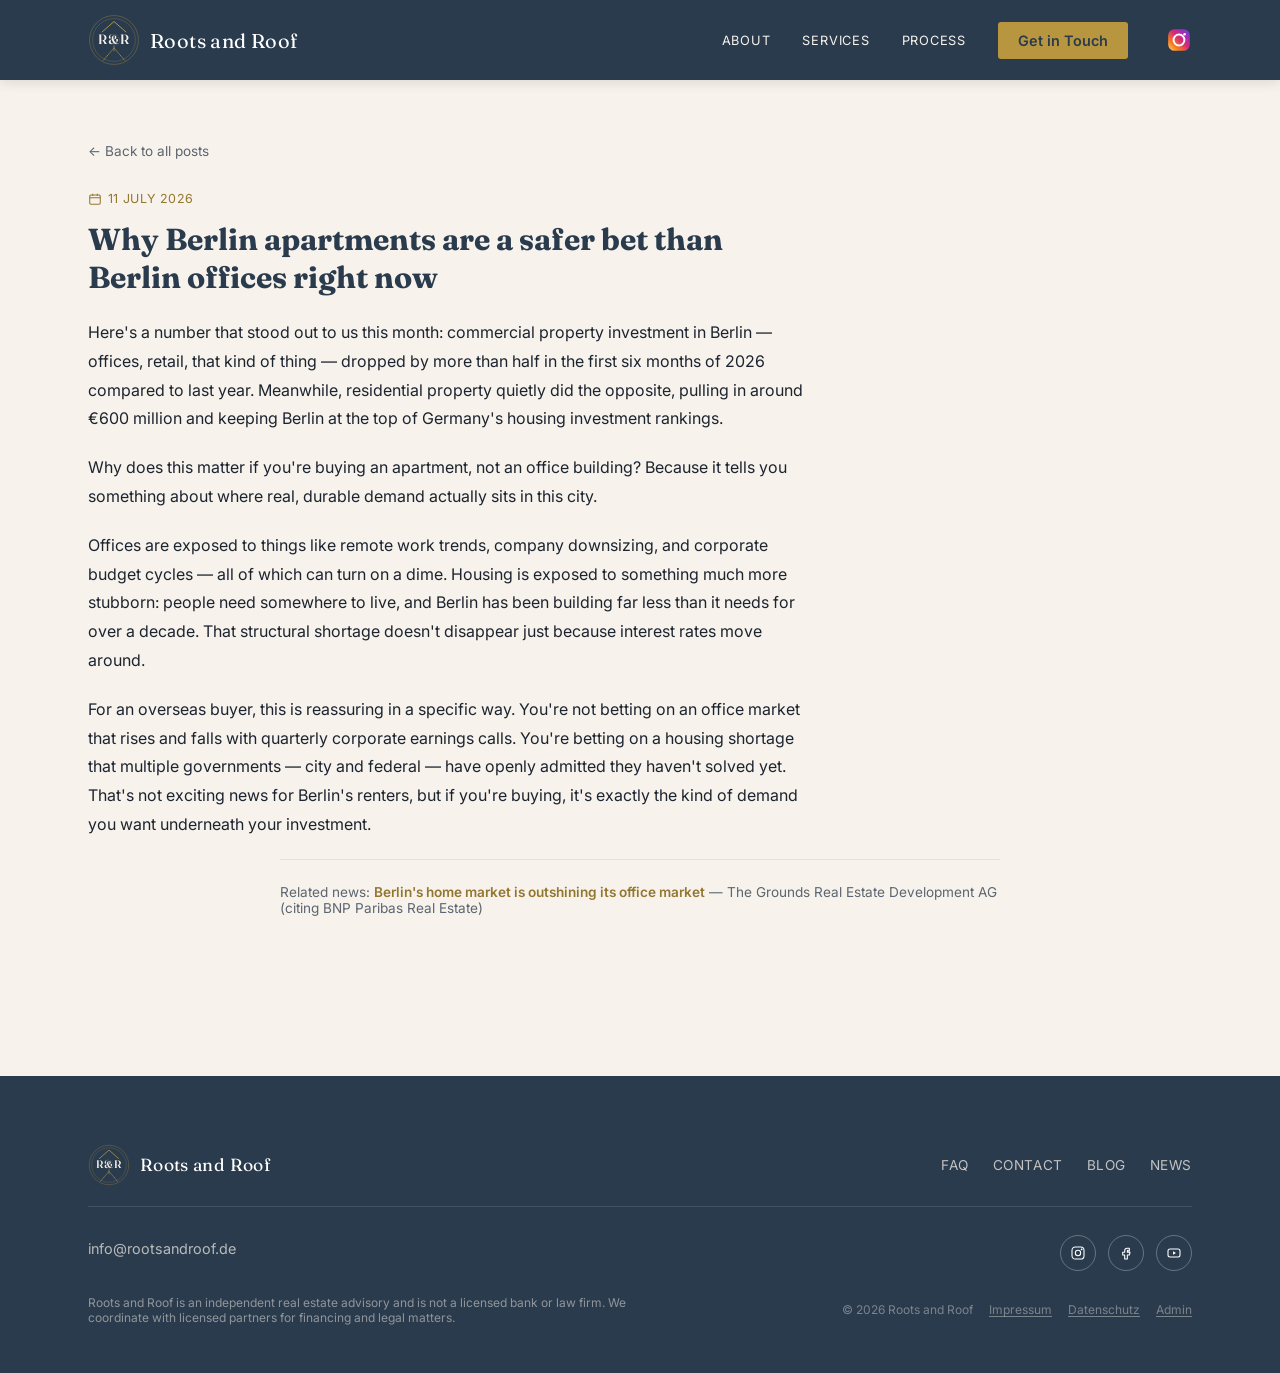
<file: blog/apartments-safer-than-offices.html>
<!DOCTYPE html>
<html lang="en">
<head>
<meta charset="UTF-8" />
<link rel="icon" type="image/svg+xml" href="../favicon.svg" />
<link rel="icon" type="image/x-icon" href="../favicon.ico" />
<link rel="apple-touch-icon" href="../apple-touch-icon.png" />
<link rel="icon" type="image/png" sizes="192x192" href="../favicon-192.png" />
<link rel="icon" type="image/png" sizes="512x512" href="../favicon-512.png" />
<meta name="viewport" content="width=device-width, initial-scale=1.0" />
<title>Why Berlin apartments are a safer bet than Berlin offices right now — Roots and Roof Blog</title>
<meta name="description" content="Half of Berlin&#x27;s office deals evaporated this year. Homes didn&#x27;t blink. What that gap tells overseas buyers about where the real demand is." />
<link rel="canonical" href="https://rootsandroof.de/blog/apartments-safer-than-offices.html" />
<meta name="robots" content="index, follow" />
<meta property="og:type" content="article" />
<meta property="og:site_name" content="Roots and Roof" />
<meta property="og:title" content="Why Berlin apartments are a safer bet than Berlin offices right now" />
<meta property="og:description" content="Half of Berlin&#x27;s office deals evaporated this year. Homes didn&#x27;t blink. What that gap tells overseas buyers about where the real demand is." />
<meta property="og:url" content="https://rootsandroof.de/blog/apartments-safer-than-offices.html" />
<meta property="article:published_time" content="2026-07-11" />
<meta name="twitter:card" content="summary" />
<meta name="twitter:title" content="Why Berlin apartments are a safer bet than Berlin offices right now" />
<meta name="twitter:description" content="Half of Berlin&#x27;s office deals evaporated this year. Homes didn&#x27;t blink. What that gap tells overseas buyers about where the real demand is." />
<link rel="stylesheet" href="../css/styles.css?v=34" />
<script type="application/ld+json">
{
  "@context": "https://schema.org",
  "@type": "Article",
  "headline": "Why Berlin apartments are a safer bet than Berlin offices right now",
  "description": "Half of Berlin's office deals evaporated this year. Homes didn't blink. What that gap tells overseas buyers about where the real demand is.",
  "datePublished": "2026-07-11",
  "dateModified": "2026-07-11",
  "author": {
    "@type": "Organization",
    "name": "Roots and Roof"
  },
  "publisher": {
    "@type": "Organization",
    "name": "Roots and Roof",
    "url": "https://rootsandroof.de/"
  },
  "mainEntityOfPage": "https://rootsandroof.de/blog/apartments-safer-than-offices.html",
  "about": "Berlin and German real estate market"
}
</script>
</head>
<body>

<!-- NAV (markup injected by js/shared.js so every page stays identical) -->
<div id="site-header-root"></div>

<!-- ARTICLE (static — real text in the raw HTML, not injected by JS) -->
<section class="section" style="padding-top:140px;">
  <div class="container">
    <a href="../blog.html" style="display:inline-flex;align-items:center;gap:6px;font-size:0.85rem;color:var(--muted);margin-bottom:32px;">&larr; Back to all posts</a>
    <article class="blog-article" style="margin:0;padding-top:0;border-top:none;">
      <span class="date-tag"><svg width="14" height="14" viewBox="0 0 24 24" fill="none" stroke="currentColor" stroke-width="1.8"><rect x="3" y="5" width="18" height="16" rx="2"/><path d="M3 10h18M8 3v4M16 3v4"/></svg> 11 July 2026</span>
      <h2>Why Berlin apartments are a safer bet than Berlin offices right now</h2>
      <p>Here&#x27;s a number that stood out to us this month: commercial property investment in Berlin — offices, retail, that kind of thing — dropped by more than half in the first six months of 2026 compared to last year. Meanwhile, residential property quietly did the opposite, pulling in around €600 million and keeping Berlin at the top of Germany&#x27;s housing investment rankings.</p>
      <p>Why does this matter if you&#x27;re buying an apartment, not an office building? Because it tells you something about where real, durable demand actually sits in this city.</p>
      <p>Offices are exposed to things like remote work trends, company downsizing, and corporate budget cycles — all of which can turn on a dime. Housing is exposed to something much more stubborn: people need somewhere to live, and Berlin has been building far less than it needs for over a decade. That structural shortage doesn&#x27;t disappear just because interest rates move around.</p>
      <p>For an overseas buyer, this is reassuring in a specific way. You&#x27;re not betting on an office market that rises and falls with quarterly corporate earnings calls. You&#x27;re betting on a housing shortage that multiple governments — city and federal — have openly admitted they haven&#x27;t solved yet. That&#x27;s not exciting news for Berlin&#x27;s renters, but if you&#x27;re buying, it&#x27;s exactly the kind of demand you want underneath your investment.</p>
    </article>
    <div style="max-width:720px;margin:0 auto 64px;padding-top:24px;border-top:1px solid var(--cream-deep);">
      <p style="font-size:0.85rem;color:var(--muted);">Related news: <a href="https://www.thegroundsag.com/en/2026/07/09/berlins-investment-market-at-mid-year-commercial-sector-remains-subdued-residential-segment-shows-greater-stability/" target="_blank" rel="noopener noreferrer" style="color:var(--gold-dark);font-weight:600;">Berlin&#x27;s home market is outshining its office market</a> — The Grounds Real Estate Development AG (citing BNP Paribas Real Estate)</p>
    </div>
  </div>
</section>

<!-- FOOTER (markup injected by js/shared.js so every page stays identical) -->
<div id="site-footer-root"></div>

<script src="../js/content.js?v=34"></script>
<script src="../js/shared.js?v=34"></script>
<script>
  document.addEventListener("DOMContentLoaded", () => {
    const content = loadContent();
    initSharedChrome(content, false, "../");
  });
</script>
</body>
</html>
</file>
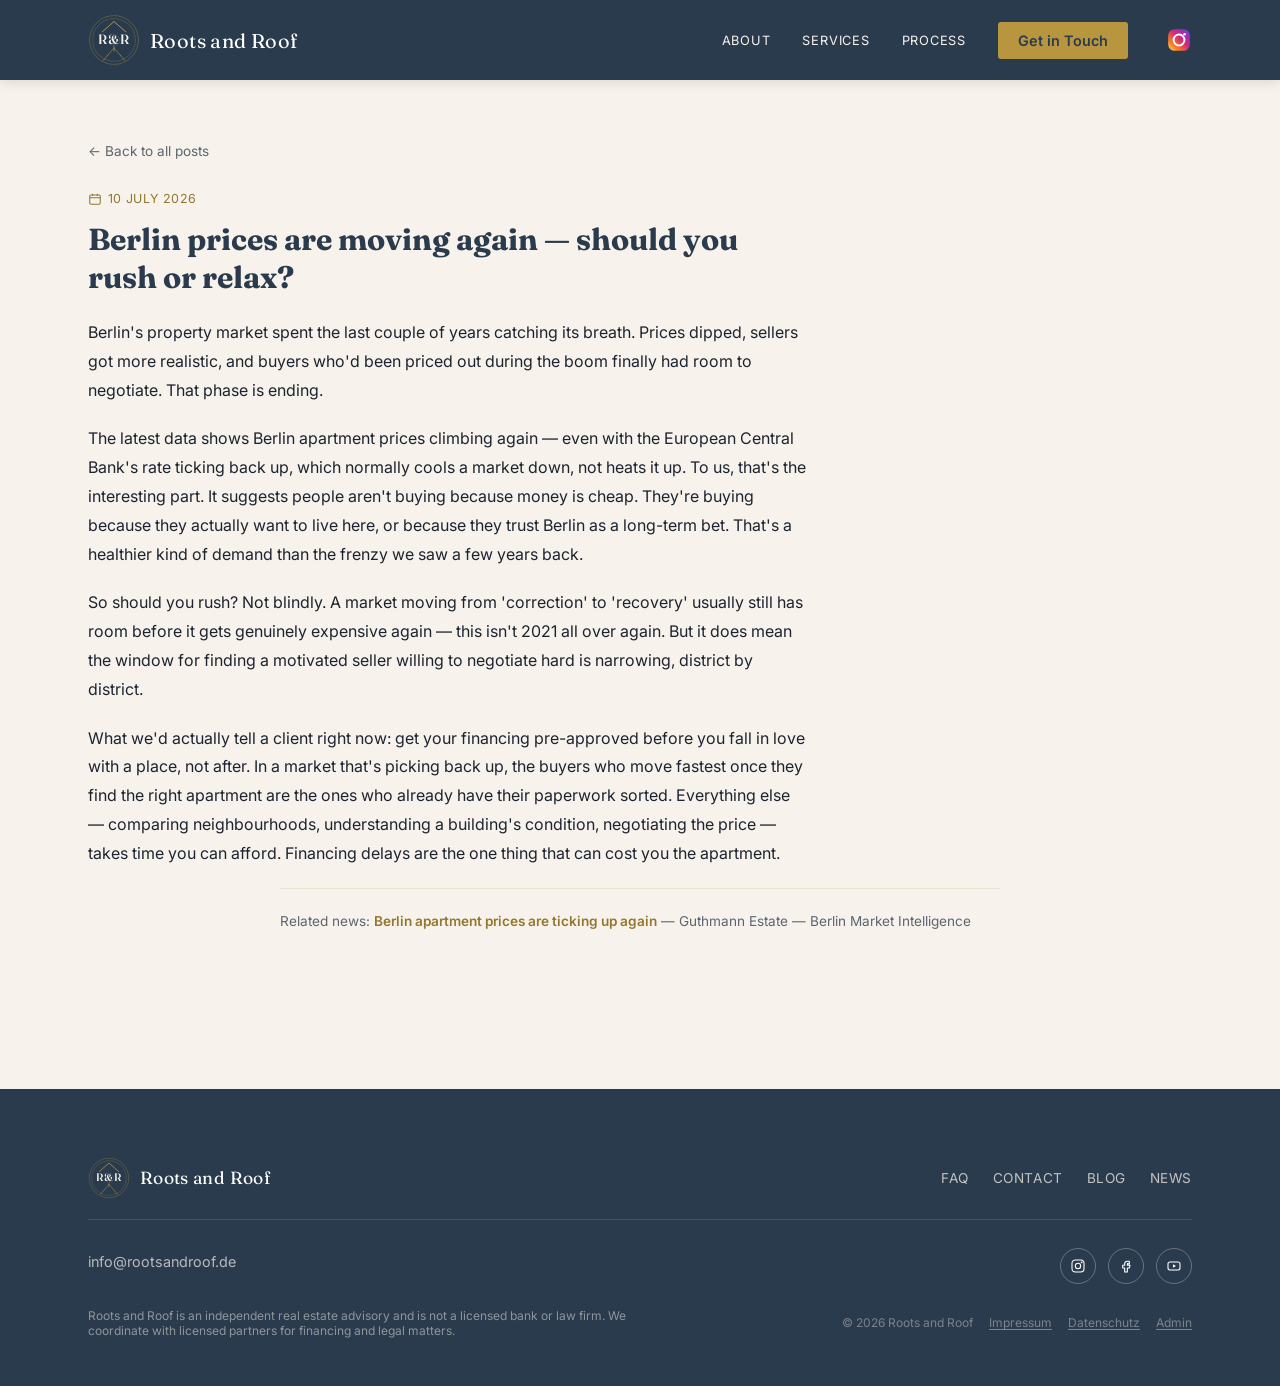
<file: blog/berlin-prices-moving-again.html>
<!DOCTYPE html>
<html lang="en">
<head>
<meta charset="UTF-8" />
<link rel="icon" type="image/svg+xml" href="../favicon.svg" />
<link rel="icon" type="image/x-icon" href="../favicon.ico" />
<link rel="apple-touch-icon" href="../apple-touch-icon.png" />
<link rel="icon" type="image/png" sizes="192x192" href="../favicon-192.png" />
<link rel="icon" type="image/png" sizes="512x512" href="../favicon-512.png" />
<meta name="viewport" content="width=device-width, initial-scale=1.0" />
<title>Berlin prices are moving again — should you rush or relax? — Roots and Roof Blog</title>
<meta name="description" content="Berlin&#x27;s property market spent two years cooling off. Now it&#x27;s warming up again. Here&#x27;s what that actually means if you&#x27;re planning to buy from abroad." />
<link rel="canonical" href="https://rootsandroof.de/blog/berlin-prices-moving-again.html" />
<meta name="robots" content="index, follow" />
<meta property="og:type" content="article" />
<meta property="og:site_name" content="Roots and Roof" />
<meta property="og:title" content="Berlin prices are moving again — should you rush or relax?" />
<meta property="og:description" content="Berlin&#x27;s property market spent two years cooling off. Now it&#x27;s warming up again. Here&#x27;s what that actually means if you&#x27;re planning to buy from abroad." />
<meta property="og:url" content="https://rootsandroof.de/blog/berlin-prices-moving-again.html" />
<meta property="article:published_time" content="2026-07-10" />
<meta name="twitter:card" content="summary" />
<meta name="twitter:title" content="Berlin prices are moving again — should you rush or relax?" />
<meta name="twitter:description" content="Berlin&#x27;s property market spent two years cooling off. Now it&#x27;s warming up again. Here&#x27;s what that actually means if you&#x27;re planning to buy from abroad." />
<link rel="stylesheet" href="../css/styles.css?v=34" />
<script type="application/ld+json">
{
  "@context": "https://schema.org",
  "@type": "Article",
  "headline": "Berlin prices are moving again — should you rush or relax?",
  "description": "Berlin's property market spent two years cooling off. Now it's warming up again. Here's what that actually means if you're planning to buy from abroad.",
  "datePublished": "2026-07-10",
  "dateModified": "2026-07-10",
  "author": {
    "@type": "Organization",
    "name": "Roots and Roof"
  },
  "publisher": {
    "@type": "Organization",
    "name": "Roots and Roof",
    "url": "https://rootsandroof.de/"
  },
  "mainEntityOfPage": "https://rootsandroof.de/blog/berlin-prices-moving-again.html",
  "about": "Berlin and German real estate market"
}
</script>
</head>
<body>

<!-- NAV (markup injected by js/shared.js so every page stays identical) -->
<div id="site-header-root"></div>

<!-- ARTICLE (static — real text in the raw HTML, not injected by JS) -->
<section class="section" style="padding-top:140px;">
  <div class="container">
    <a href="../blog.html" style="display:inline-flex;align-items:center;gap:6px;font-size:0.85rem;color:var(--muted);margin-bottom:32px;">&larr; Back to all posts</a>
    <article class="blog-article" style="margin:0;padding-top:0;border-top:none;">
      <span class="date-tag"><svg width="14" height="14" viewBox="0 0 24 24" fill="none" stroke="currentColor" stroke-width="1.8"><rect x="3" y="5" width="18" height="16" rx="2"/><path d="M3 10h18M8 3v4M16 3v4"/></svg> 10 July 2026</span>
      <h2>Berlin prices are moving again — should you rush or relax?</h2>
      <p>Berlin&#x27;s property market spent the last couple of years catching its breath. Prices dipped, sellers got more realistic, and buyers who&#x27;d been priced out during the boom finally had room to negotiate. That phase is ending.</p>
      <p>The latest data shows Berlin apartment prices climbing again — even with the European Central Bank&#x27;s rate ticking back up, which normally cools a market down, not heats it up. To us, that&#x27;s the interesting part. It suggests people aren&#x27;t buying because money is cheap. They&#x27;re buying because they actually want to live here, or because they trust Berlin as a long-term bet. That&#x27;s a healthier kind of demand than the frenzy we saw a few years back.</p>
      <p>So should you rush? Not blindly. A market moving from &#x27;correction&#x27; to &#x27;recovery&#x27; usually still has room before it gets genuinely expensive again — this isn&#x27;t 2021 all over again. But it does mean the window for finding a motivated seller willing to negotiate hard is narrowing, district by district.</p>
      <p>What we&#x27;d actually tell a client right now: get your financing pre-approved before you fall in love with a place, not after. In a market that&#x27;s picking back up, the buyers who move fastest once they find the right apartment are the ones who already have their paperwork sorted. Everything else — comparing neighbourhoods, understanding a building&#x27;s condition, negotiating the price — takes time you can afford. Financing delays are the one thing that can cost you the apartment.</p>
    </article>
    <div style="max-width:720px;margin:0 auto 64px;padding-top:24px;border-top:1px solid var(--cream-deep);">
      <p style="font-size:0.85rem;color:var(--muted);">Related news: <a href="https://guthmann.estate/en/market-intelligence/berlin/apartments/" target="_blank" rel="noopener noreferrer" style="color:var(--gold-dark);font-weight:600;">Berlin apartment prices are ticking up again</a> — Guthmann Estate — Berlin Market Intelligence</p>
    </div>
  </div>
</section>

<!-- FOOTER (markup injected by js/shared.js so every page stays identical) -->
<div id="site-footer-root"></div>

<script src="../js/content.js?v=34"></script>
<script src="../js/shared.js?v=34"></script>
<script>
  document.addEventListener("DOMContentLoaded", () => {
    const content = loadContent();
    initSharedChrome(content, false, "../");
  });
</script>
</body>
</html>
</file>
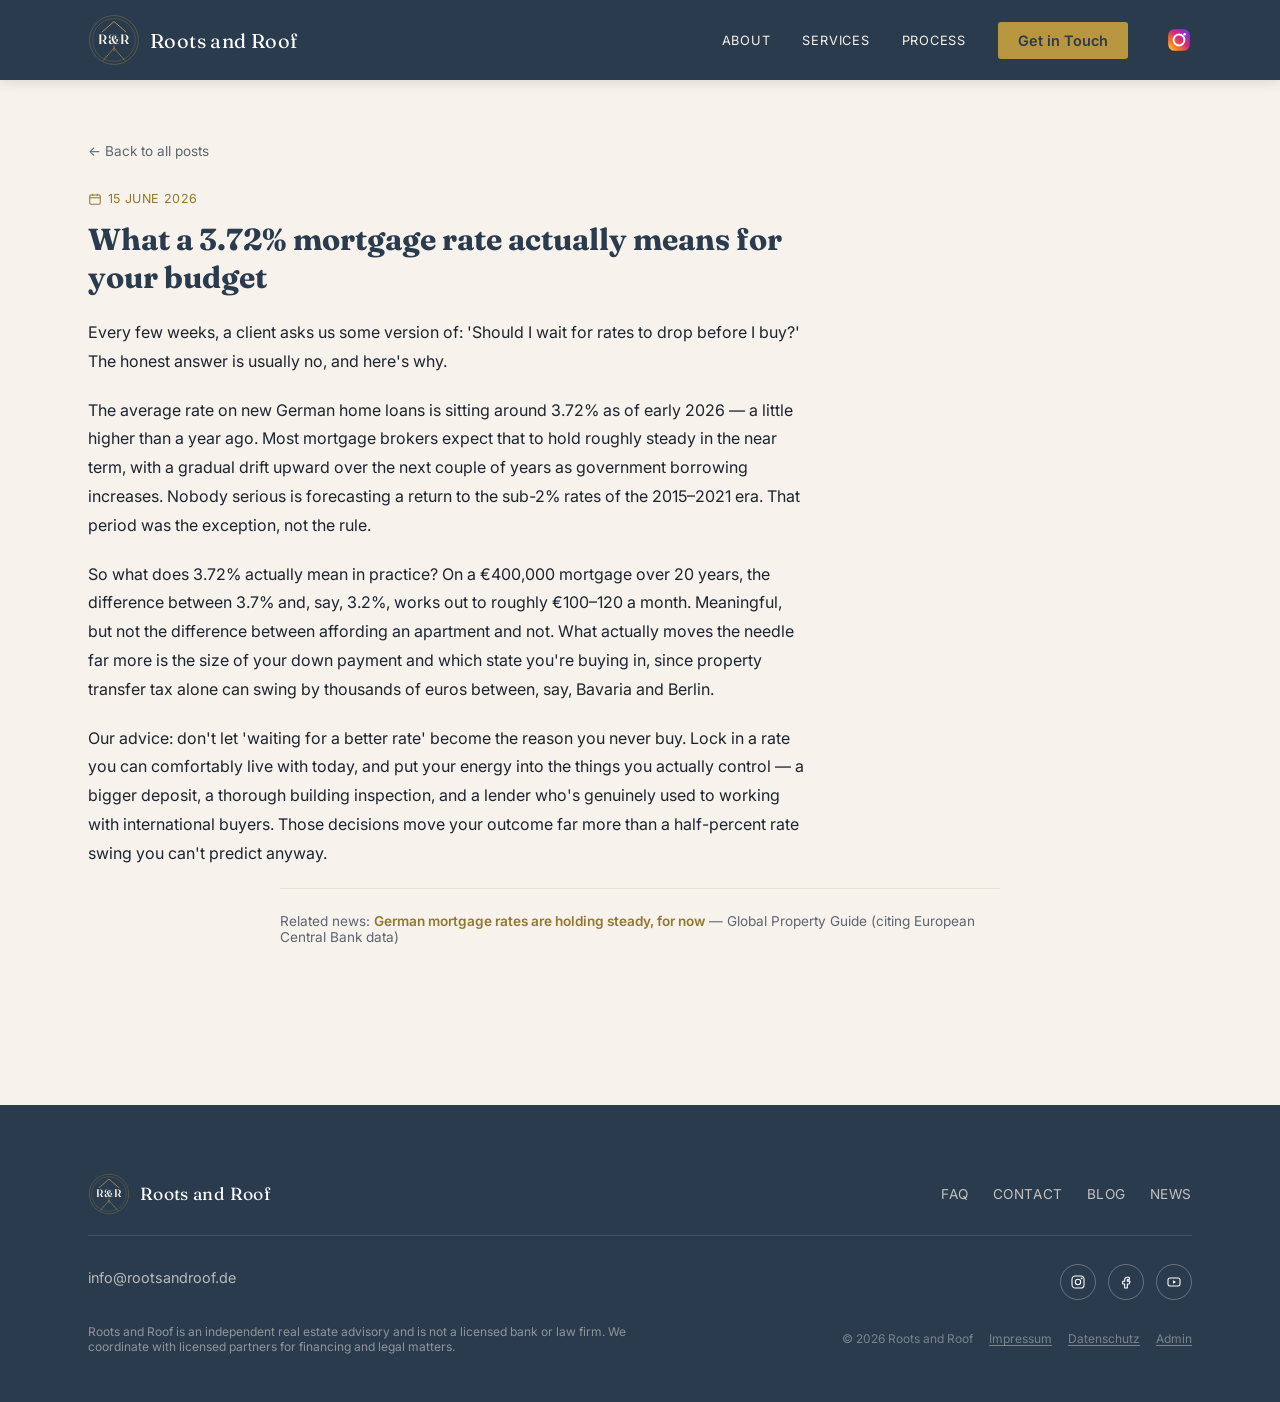
<file: blog/mortgage-rate-372-percent.html>
<!DOCTYPE html>
<html lang="en">
<head>
<meta charset="UTF-8" />
<link rel="icon" type="image/svg+xml" href="../favicon.svg" />
<link rel="icon" type="image/x-icon" href="../favicon.ico" />
<link rel="apple-touch-icon" href="../apple-touch-icon.png" />
<link rel="icon" type="image/png" sizes="192x192" href="../favicon-192.png" />
<link rel="icon" type="image/png" sizes="512x512" href="../favicon-512.png" />
<meta name="viewport" content="width=device-width, initial-scale=1.0" />
<title>What a 3.72% mortgage rate actually means for your budget — Roots and Roof Blog</title>
<meta name="description" content="German mortgage rates aren&#x27;t falling back to the days of almost-free money — and that&#x27;s not quite the disaster it sounds like. Here&#x27;s the maths." />
<link rel="canonical" href="https://rootsandroof.de/blog/mortgage-rate-372-percent.html" />
<meta name="robots" content="index, follow" />
<meta property="og:type" content="article" />
<meta property="og:site_name" content="Roots and Roof" />
<meta property="og:title" content="What a 3.72% mortgage rate actually means for your budget" />
<meta property="og:description" content="German mortgage rates aren&#x27;t falling back to the days of almost-free money — and that&#x27;s not quite the disaster it sounds like. Here&#x27;s the maths." />
<meta property="og:url" content="https://rootsandroof.de/blog/mortgage-rate-372-percent.html" />
<meta property="article:published_time" content="2026-06-15" />
<meta name="twitter:card" content="summary" />
<meta name="twitter:title" content="What a 3.72% mortgage rate actually means for your budget" />
<meta name="twitter:description" content="German mortgage rates aren&#x27;t falling back to the days of almost-free money — and that&#x27;s not quite the disaster it sounds like. Here&#x27;s the maths." />
<link rel="stylesheet" href="../css/styles.css?v=34" />
<script type="application/ld+json">
{
  "@context": "https://schema.org",
  "@type": "Article",
  "headline": "What a 3.72% mortgage rate actually means for your budget",
  "description": "German mortgage rates aren't falling back to the days of almost-free money — and that's not quite the disaster it sounds like. Here's the maths.",
  "datePublished": "2026-06-15",
  "dateModified": "2026-06-15",
  "author": {
    "@type": "Organization",
    "name": "Roots and Roof"
  },
  "publisher": {
    "@type": "Organization",
    "name": "Roots and Roof",
    "url": "https://rootsandroof.de/"
  },
  "mainEntityOfPage": "https://rootsandroof.de/blog/mortgage-rate-372-percent.html",
  "about": "Berlin and German real estate market"
}
</script>
</head>
<body>

<!-- NAV (markup injected by js/shared.js so every page stays identical) -->
<div id="site-header-root"></div>

<!-- ARTICLE (static — real text in the raw HTML, not injected by JS) -->
<section class="section" style="padding-top:140px;">
  <div class="container">
    <a href="../blog.html" style="display:inline-flex;align-items:center;gap:6px;font-size:0.85rem;color:var(--muted);margin-bottom:32px;">&larr; Back to all posts</a>
    <article class="blog-article" style="margin:0;padding-top:0;border-top:none;">
      <span class="date-tag"><svg width="14" height="14" viewBox="0 0 24 24" fill="none" stroke="currentColor" stroke-width="1.8"><rect x="3" y="5" width="18" height="16" rx="2"/><path d="M3 10h18M8 3v4M16 3v4"/></svg> 15 June 2026</span>
      <h2>What a 3.72% mortgage rate actually means for your budget</h2>
      <p>Every few weeks, a client asks us some version of: &#x27;Should I wait for rates to drop before I buy?&#x27; The honest answer is usually no, and here&#x27;s why.</p>
      <p>The average rate on new German home loans is sitting around 3.72% as of early 2026 — a little higher than a year ago. Most mortgage brokers expect that to hold roughly steady in the near term, with a gradual drift upward over the next couple of years as government borrowing increases. Nobody serious is forecasting a return to the sub-2% rates of the 2015–2021 era. That period was the exception, not the rule.</p>
      <p>So what does 3.72% actually mean in practice? On a €400,000 mortgage over 20 years, the difference between 3.7% and, say, 3.2%, works out to roughly €100–120 a month. Meaningful, but not the difference between affording an apartment and not. What actually moves the needle far more is the size of your down payment and which state you&#x27;re buying in, since property transfer tax alone can swing by thousands of euros between, say, Bavaria and Berlin.</p>
      <p>Our advice: don&#x27;t let &#x27;waiting for a better rate&#x27; become the reason you never buy. Lock in a rate you can comfortably live with today, and put your energy into the things you actually control — a bigger deposit, a thorough building inspection, and a lender who&#x27;s genuinely used to working with international buyers. Those decisions move your outcome far more than a half-percent rate swing you can&#x27;t predict anyway.</p>
    </article>
    <div style="max-width:720px;margin:0 auto 64px;padding-top:24px;border-top:1px solid var(--cream-deep);">
      <p style="font-size:0.85rem;color:var(--muted);">Related news: <a href="https://www.globalpropertyguide.com/europe/germany/price-history" target="_blank" rel="noopener noreferrer" style="color:var(--gold-dark);font-weight:600;">German mortgage rates are holding steady, for now</a> — Global Property Guide (citing European Central Bank data)</p>
    </div>
  </div>
</section>

<!-- FOOTER (markup injected by js/shared.js so every page stays identical) -->
<div id="site-footer-root"></div>

<script src="../js/content.js?v=34"></script>
<script src="../js/shared.js?v=34"></script>
<script>
  document.addEventListener("DOMContentLoaded", () => {
    const content = loadContent();
    initSharedChrome(content, false, "../");
  });
</script>
</body>
</html>
</file>
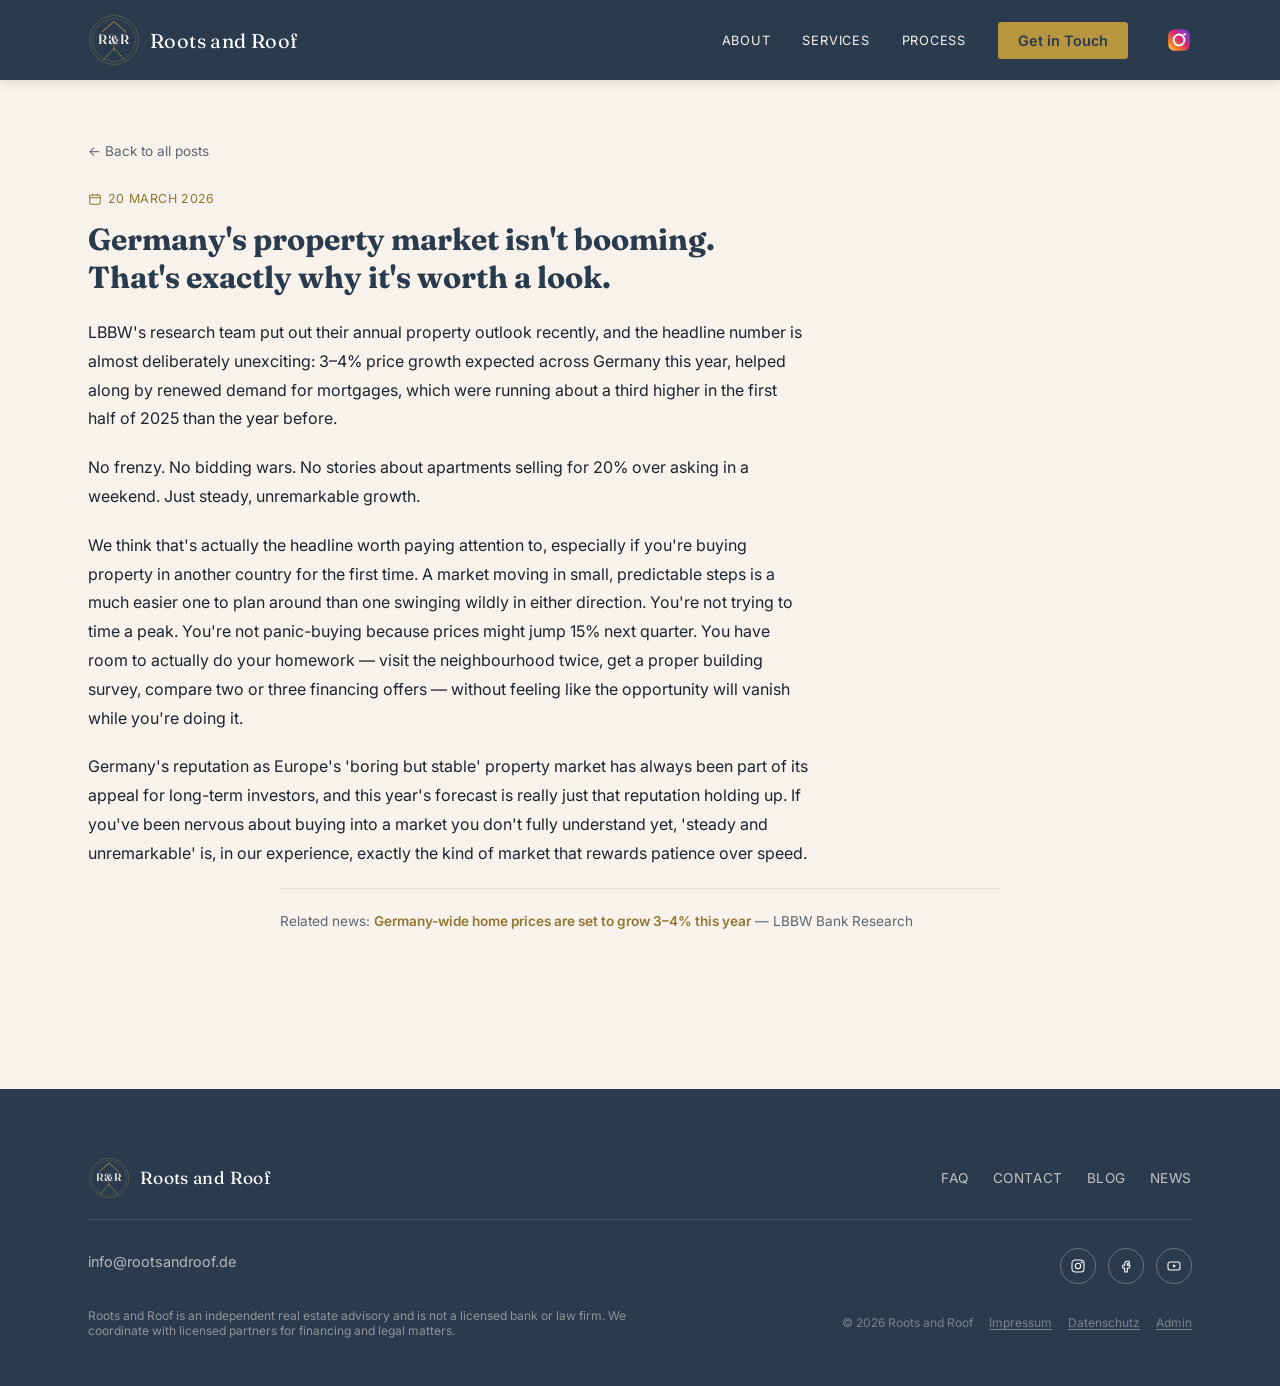
<file: blog/not-booming-worth-a-look.html>
<!DOCTYPE html>
<html lang="en">
<head>
<meta charset="UTF-8" />
<link rel="icon" type="image/svg+xml" href="../favicon.svg" />
<link rel="icon" type="image/x-icon" href="../favicon.ico" />
<link rel="apple-touch-icon" href="../apple-touch-icon.png" />
<link rel="icon" type="image/png" sizes="192x192" href="../favicon-192.png" />
<link rel="icon" type="image/png" sizes="512x512" href="../favicon-512.png" />
<meta name="viewport" content="width=device-width, initial-scale=1.0" />
<title>Germany&#x27;s property market isn&#x27;t booming. That&#x27;s exactly why it&#x27;s worth a look. — Roots and Roof Blog</title>
<meta name="description" content="No 2015-style frenzy, no bidding wars — just steady 3–4% growth. For a first-time overseas buyer, boring might be the best word you&#x27;ll hear all year." />
<link rel="canonical" href="https://rootsandroof.de/blog/not-booming-worth-a-look.html" />
<meta name="robots" content="index, follow" />
<meta property="og:type" content="article" />
<meta property="og:site_name" content="Roots and Roof" />
<meta property="og:title" content="Germany&#x27;s property market isn&#x27;t booming. That&#x27;s exactly why it&#x27;s worth a look." />
<meta property="og:description" content="No 2015-style frenzy, no bidding wars — just steady 3–4% growth. For a first-time overseas buyer, boring might be the best word you&#x27;ll hear all year." />
<meta property="og:url" content="https://rootsandroof.de/blog/not-booming-worth-a-look.html" />
<meta property="article:published_time" content="2026-03-20" />
<meta name="twitter:card" content="summary" />
<meta name="twitter:title" content="Germany&#x27;s property market isn&#x27;t booming. That&#x27;s exactly why it&#x27;s worth a look." />
<meta name="twitter:description" content="No 2015-style frenzy, no bidding wars — just steady 3–4% growth. For a first-time overseas buyer, boring might be the best word you&#x27;ll hear all year." />
<link rel="stylesheet" href="../css/styles.css?v=34" />
<script type="application/ld+json">
{
  "@context": "https://schema.org",
  "@type": "Article",
  "headline": "Germany's property market isn't booming. That's exactly why it's worth a look.",
  "description": "No 2015-style frenzy, no bidding wars — just steady 3–4% growth. For a first-time overseas buyer, boring might be the best word you'll hear all year.",
  "datePublished": "2026-03-20",
  "dateModified": "2026-03-20",
  "author": {
    "@type": "Organization",
    "name": "Roots and Roof"
  },
  "publisher": {
    "@type": "Organization",
    "name": "Roots and Roof",
    "url": "https://rootsandroof.de/"
  },
  "mainEntityOfPage": "https://rootsandroof.de/blog/not-booming-worth-a-look.html",
  "about": "Berlin and German real estate market"
}
</script>
</head>
<body>

<!-- NAV (markup injected by js/shared.js so every page stays identical) -->
<div id="site-header-root"></div>

<!-- ARTICLE (static — real text in the raw HTML, not injected by JS) -->
<section class="section" style="padding-top:140px;">
  <div class="container">
    <a href="../blog.html" style="display:inline-flex;align-items:center;gap:6px;font-size:0.85rem;color:var(--muted);margin-bottom:32px;">&larr; Back to all posts</a>
    <article class="blog-article" style="margin:0;padding-top:0;border-top:none;">
      <span class="date-tag"><svg width="14" height="14" viewBox="0 0 24 24" fill="none" stroke="currentColor" stroke-width="1.8"><rect x="3" y="5" width="18" height="16" rx="2"/><path d="M3 10h18M8 3v4M16 3v4"/></svg> 20 March 2026</span>
      <h2>Germany&#x27;s property market isn&#x27;t booming. That&#x27;s exactly why it&#x27;s worth a look.</h2>
      <p>LBBW&#x27;s research team put out their annual property outlook recently, and the headline number is almost deliberately unexciting: 3–4% price growth expected across Germany this year, helped along by renewed demand for mortgages, which were running about a third higher in the first half of 2025 than the year before.</p>
      <p>No frenzy. No bidding wars. No stories about apartments selling for 20% over asking in a weekend. Just steady, unremarkable growth.</p>
      <p>We think that&#x27;s actually the headline worth paying attention to, especially if you&#x27;re buying property in another country for the first time. A market moving in small, predictable steps is a much easier one to plan around than one swinging wildly in either direction. You&#x27;re not trying to time a peak. You&#x27;re not panic-buying because prices might jump 15% next quarter. You have room to actually do your homework — visit the neighbourhood twice, get a proper building survey, compare two or three financing offers — without feeling like the opportunity will vanish while you&#x27;re doing it.</p>
      <p>Germany&#x27;s reputation as Europe&#x27;s &#x27;boring but stable&#x27; property market has always been part of its appeal for long-term investors, and this year&#x27;s forecast is really just that reputation holding up. If you&#x27;ve been nervous about buying into a market you don&#x27;t fully understand yet, &#x27;steady and unremarkable&#x27; is, in our experience, exactly the kind of market that rewards patience over speed.</p>
    </article>
    <div style="max-width:720px;margin:0 auto 64px;padding-top:24px;border-top:1px solid var(--cream-deep);">
      <p style="font-size:0.85rem;color:var(--muted);">Related news: <a href="https://www.lbbw.de/article/news-and-assessments-2025/2026-annual-outlook-real-estate_ak1gtkvbhe_e.html" target="_blank" rel="noopener noreferrer" style="color:var(--gold-dark);font-weight:600;">Germany-wide home prices are set to grow 3–4% this year</a> — LBBW Bank Research</p>
    </div>
  </div>
</section>

<!-- FOOTER (markup injected by js/shared.js so every page stays identical) -->
<div id="site-footer-root"></div>

<script src="../js/content.js?v=34"></script>
<script src="../js/shared.js?v=34"></script>
<script>
  document.addEventListener("DOMContentLoaded", () => {
    const content = loadContent();
    initSharedChrome(content, false, "../");
  });
</script>
</body>
</html>
</file>
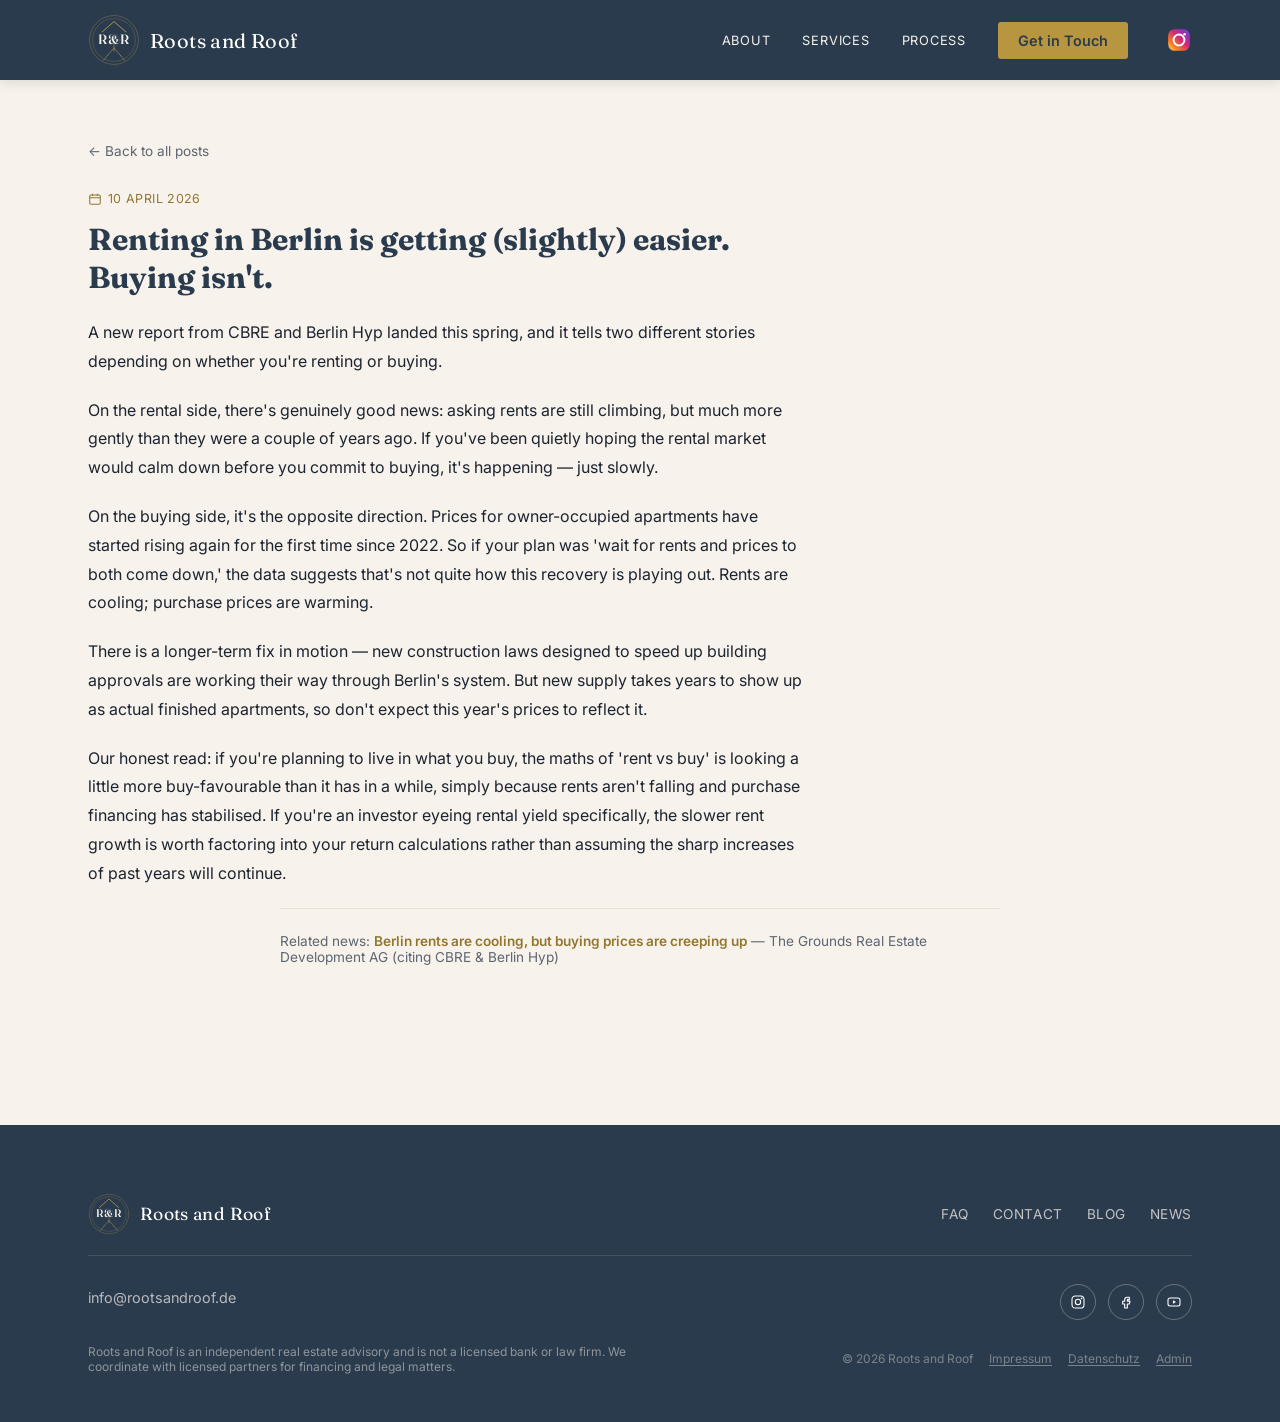
<file: blog/renting-easier-buying-isnt.html>
<!DOCTYPE html>
<html lang="en">
<head>
<meta charset="UTF-8" />
<link rel="icon" type="image/svg+xml" href="../favicon.svg" />
<link rel="icon" type="image/x-icon" href="../favicon.ico" />
<link rel="apple-touch-icon" href="../apple-touch-icon.png" />
<link rel="icon" type="image/png" sizes="192x192" href="../favicon-192.png" />
<link rel="icon" type="image/png" sizes="512x512" href="../favicon-512.png" />
<meta name="viewport" content="width=device-width, initial-scale=1.0" />
<title>Renting in Berlin is getting (slightly) easier. Buying isn&#x27;t. — Roots and Roof Blog</title>
<meta name="description" content="If you&#x27;ve been waiting for Berlin to get cheaper before you buy, the latest report has some news for you." />
<link rel="canonical" href="https://rootsandroof.de/blog/renting-easier-buying-isnt.html" />
<meta name="robots" content="index, follow" />
<meta property="og:type" content="article" />
<meta property="og:site_name" content="Roots and Roof" />
<meta property="og:title" content="Renting in Berlin is getting (slightly) easier. Buying isn&#x27;t." />
<meta property="og:description" content="If you&#x27;ve been waiting for Berlin to get cheaper before you buy, the latest report has some news for you." />
<meta property="og:url" content="https://rootsandroof.de/blog/renting-easier-buying-isnt.html" />
<meta property="article:published_time" content="2026-04-10" />
<meta name="twitter:card" content="summary" />
<meta name="twitter:title" content="Renting in Berlin is getting (slightly) easier. Buying isn&#x27;t." />
<meta name="twitter:description" content="If you&#x27;ve been waiting for Berlin to get cheaper before you buy, the latest report has some news for you." />
<link rel="stylesheet" href="../css/styles.css?v=34" />
<script type="application/ld+json">
{
  "@context": "https://schema.org",
  "@type": "Article",
  "headline": "Renting in Berlin is getting (slightly) easier. Buying isn't.",
  "description": "If you've been waiting for Berlin to get cheaper before you buy, the latest report has some news for you.",
  "datePublished": "2026-04-10",
  "dateModified": "2026-04-10",
  "author": {
    "@type": "Organization",
    "name": "Roots and Roof"
  },
  "publisher": {
    "@type": "Organization",
    "name": "Roots and Roof",
    "url": "https://rootsandroof.de/"
  },
  "mainEntityOfPage": "https://rootsandroof.de/blog/renting-easier-buying-isnt.html",
  "about": "Berlin and German real estate market"
}
</script>
</head>
<body>

<!-- NAV (markup injected by js/shared.js so every page stays identical) -->
<div id="site-header-root"></div>

<!-- ARTICLE (static — real text in the raw HTML, not injected by JS) -->
<section class="section" style="padding-top:140px;">
  <div class="container">
    <a href="../blog.html" style="display:inline-flex;align-items:center;gap:6px;font-size:0.85rem;color:var(--muted);margin-bottom:32px;">&larr; Back to all posts</a>
    <article class="blog-article" style="margin:0;padding-top:0;border-top:none;">
      <span class="date-tag"><svg width="14" height="14" viewBox="0 0 24 24" fill="none" stroke="currentColor" stroke-width="1.8"><rect x="3" y="5" width="18" height="16" rx="2"/><path d="M3 10h18M8 3v4M16 3v4"/></svg> 10 April 2026</span>
      <h2>Renting in Berlin is getting (slightly) easier. Buying isn&#x27;t.</h2>
      <p>A new report from CBRE and Berlin Hyp landed this spring, and it tells two different stories depending on whether you&#x27;re renting or buying.</p>
      <p>On the rental side, there&#x27;s genuinely good news: asking rents are still climbing, but much more gently than they were a couple of years ago. If you&#x27;ve been quietly hoping the rental market would calm down before you commit to buying, it&#x27;s happening — just slowly.</p>
      <p>On the buying side, it&#x27;s the opposite direction. Prices for owner-occupied apartments have started rising again for the first time since 2022. So if your plan was &#x27;wait for rents and prices to both come down,&#x27; the data suggests that&#x27;s not quite how this recovery is playing out. Rents are cooling; purchase prices are warming.</p>
      <p>There is a longer-term fix in motion — new construction laws designed to speed up building approvals are working their way through Berlin&#x27;s system. But new supply takes years to show up as actual finished apartments, so don&#x27;t expect this year&#x27;s prices to reflect it.</p>
      <p>Our honest read: if you&#x27;re planning to live in what you buy, the maths of &#x27;rent vs buy&#x27; is looking a little more buy-favourable than it has in a while, simply because rents aren&#x27;t falling and purchase financing has stabilised. If you&#x27;re an investor eyeing rental yield specifically, the slower rent growth is worth factoring into your return calculations rather than assuming the sharp increases of past years will continue.</p>
    </article>
    <div style="max-width:720px;margin:0 auto 64px;padding-top:24px;border-top:1px solid var(--cream-deep);">
      <p style="font-size:0.85rem;color:var(--muted);">Related news: <a href="https://www.thegroundsag.com/en/2026/04/02/berlin-house-prices-rise-again-as-rental-growth-slows/" target="_blank" rel="noopener noreferrer" style="color:var(--gold-dark);font-weight:600;">Berlin rents are cooling, but buying prices are creeping up</a> — The Grounds Real Estate Development AG (citing CBRE &amp; Berlin Hyp)</p>
    </div>
  </div>
</section>

<!-- FOOTER (markup injected by js/shared.js so every page stays identical) -->
<div id="site-footer-root"></div>

<script src="../js/content.js?v=34"></script>
<script src="../js/shared.js?v=34"></script>
<script>
  document.addEventListener("DOMContentLoaded", () => {
    const content = loadContent();
    initSharedChrome(content, false, "../");
  });
</script>
</body>
</html>
</file>
<file: css/styles.css>
/* ==========================================================
   Roots and Roof — Stylesheet
   ========================================================== */

/* Self-hosted fonts (previously loaded from Google's CDN, which sends
   visitor IP addresses to Google before consent — moved local to avoid
   that transfer entirely). Paths below resolve relative to this CSS
   file's own location (css/styles.css), so they work correctly from
   every page regardless of that page's own directory depth. */
@font-face {
  font-family: "Fraunces";
  src: url("../fonts/Fraunces-Variable.woff2") format("woff2");
  font-weight: 100 900;
  font-style: normal;
  font-display: swap;
}
@font-face {
  font-family: "Fraunces";
  src: url("../fonts/Fraunces-Italic-Variable.woff2") format("woff2");
  font-weight: 100 900;
  font-style: italic;
  font-display: swap;
}
@font-face {
  font-family: "Inter";
  src: url("../fonts/Inter-Variable.woff2") format("woff2");
  font-weight: 100 900;
  font-style: normal;
  font-display: swap;
}

:root {
  /* Navy & champagne-gold — a professional real-estate-advisory palette:
     trustworthy, upscale, and neutral enough to sit well behind a headshot,
     rather than the warm red/terracotta tried previously. */
  --green: #3a5068;        /* slate navy — mid sections (nav-scrolled, contact bg, badge) */
  --green-dark: #2a3b4d;   /* lighter slate navy — footer, process, page banners. Kept clearly off pure-black for comfortable reading. */
  --green-tint: #e8ecf1;   /* cool tint */
  --cream: #f7f3ec;
  --cream-deep: #e9e2d3;
  --gold: #b8963f;         /* champagne gold — buttons, numerals, icon accents */
  --gold-dark: #93762f;
  --white: #ffffff;
  --ink: #1c2430;
  --muted: #5c6570;
  --error: #b0453e;
  --font-display: "Fraunces", serif;
  --font-body: "Inter", sans-serif;
}

* { box-sizing: border-box; }
html { scroll-behavior: smooth; }
body {
  margin: 0;
  font-family: var(--font-body);
  color: var(--ink);
  background: var(--cream);
  -webkit-font-smoothing: antialiased;
}
img { max-width: 100%; display: block; }
a { text-decoration: none; color: inherit; }
button { font-family: inherit; cursor: pointer; border: none; background: none; }
input, textarea { font-family: inherit; font-size: 16px; }
@media (min-width: 700px) { input, textarea { font-size: 0.9rem; } }
ul { list-style: none; margin: 0; padding: 0; }
.container { max-width: 1152px; margin: 0 auto; padding: 0 20px; }
.section { padding: 56px 0; }
@media (min-width: 700px) { .container { padding: 0 24px; } .section { padding: 96px 0; } }
h1, h2, h3 { font-family: var(--font-display); margin: 0; }
p { margin: 0; }

/* -------- Reveal on scroll -------- */
.reveal {
  opacity: 0;
  transform: translateY(24px);
  transition: opacity 0.7s ease-out, transform 0.7s ease-out;
}
.reveal.in-view { opacity: 1; transform: translateY(0); }

/* -------- Buttons -------- */
.btn {
  display: inline-flex;
  align-items: center;
  gap: 8px;
  padding: 14px 28px;
  border-radius: 3px;
  font-weight: 600;
  font-size: 0.9rem;
  transition: transform 0.2s ease;
}
.btn:hover { transform: translateY(-2px); }
.btn-gold { background: var(--gold); color: var(--green-dark); }
.btn-outline { border: 1px solid rgba(245,240,232,0.5); color: var(--white); }
.btn-outline:hover { background: rgba(255,255,255,0.1); }
.btn-green { background: var(--green); color: var(--white); }

/* -------- Nav -------- */
.navbar {
  position: fixed;
  top: 0; left: 0; right: 0;
  z-index: 40;
  transition: background 0.3s ease, box-shadow 0.3s ease;
  background: transparent;
}
.navbar.scrolled { background: var(--green); box-shadow: 0 4px 20px rgba(0,0,0,0.15); }
.navbar.solid { background: var(--green-dark); box-shadow: 0 2px 12px rgba(0,0,0,0.12); }
.navbar .container {
  height: 80px;
  display: flex;
  align-items: center;
  justify-content: space-between;
}
.brand-mark { display: flex; align-items: center; gap: 10px; }
.brand-mark span {
  font-family: var(--font-display);
  font-size: 1.25rem;
  color: var(--white);
  letter-spacing: 0.02em;
}
.nav-links { display: flex; align-items: center; gap: 32px; }
.nav-links a.nav-link,
.nav-links button.nav-link {
  font-size: 0.8rem;
  text-transform: uppercase;
  letter-spacing: 0.06em;
  color: var(--cream);
  transition: opacity 0.2s;
}
.nav-links a.nav-link:hover,
.nav-links button.nav-link:hover { opacity: 0.75; }
.nav-insta { display: inline-flex; align-items: center; gap: 8px; margin-left: 6px; transition: transform 0.2s; }
.nav-insta:hover { transform: scale(1.1); }
.nav-insta span { display: none; }
.nav-mobile .nav-insta span { display: inline; font-size: 0.85rem; text-transform: uppercase; letter-spacing: 0.05em; color: var(--cream); }
.nav-mobile .nav-insta { padding: 4px 0; }
.nav-toggle { display: none; }
.nav-mobile { display: none; flex-direction: column; gap: 16px; padding: 0 24px 24px; background: var(--green); }
.nav-mobile.open { display: flex; }
.nav-mobile a,
.nav-mobile button { text-align: left; font-size: 0.85rem; text-transform: uppercase; letter-spacing: 0.05em; color: var(--cream); padding: 4px 0; display: block; }

@media (max-width: 860px) {
  .nav-links { display: none; }
  .nav-toggle { display: block; }
}

/* -------- Hero -------- */
.hero {
  position: relative;
  min-height: 100vh;
  display: flex;
  align-items: flex-end;
  overflow: hidden;
}
.hero-bg {
  position: absolute; inset: 0;
  background: linear-gradient(135deg, var(--green-dark) 0%, var(--green) 60%, var(--gold-dark) 130%);
}
.hero-bg img { width: 100%; height: 100%; object-fit: cover; }
.hero-bg img.img-broken { display: none; }
.hero-bg::after {
  content: "";
  position: absolute; inset: 0;
  background: linear-gradient(180deg, rgba(15,47,28,0.55) 0%, rgba(15,47,28,0.55) 40%, rgba(15,47,28,0.92) 100%);
}
.hero-content { position: relative; padding: 120px 0 64px; width: 100%; }
@media (min-width: 700px) { .hero-content { padding: 160px 0 96px; } }
.hero-eyebrow { color: var(--gold); text-transform: uppercase; font-size: 0.85rem; letter-spacing: 0.3em; margin-bottom: 24px; }
.hero h1 { font-size: clamp(2.75rem, 6vw, 4.5rem); line-height: 1.05; color: var(--white); max-width: 720px; margin-bottom: 24px; }
.hero-sub { font-size: 1.1rem; max-width: 560px; color: rgba(245,240,232,0.9); line-height: 1.6; margin-bottom: 40px; }
.hero-actions { display: flex; gap: 16px; flex-wrap: wrap; }
.hero-actions .btn { flex: 1 1 100%; justify-content: center; }
@media (min-width: 480px) { .hero-actions .btn { flex: 0 0 auto; } }

/* -------- Divider -------- */
.divider { display: flex; align-items: center; justify-content: center; gap: 16px; padding: 32px 0; }
.divider .line { height: 1px; width: 64px; background: var(--muted); opacity: 0.45; }

/* -------- About -------- */
.about { background: var(--cream); }
.about-grid { display: grid; grid-template-columns: 1fr; gap: 32px; align-items: center; }
.about-photo {
  position: relative;
  min-height: 320px;
  background: linear-gradient(135deg, var(--green) 0%, var(--gold-dark) 100%);
  border-radius: 3px;
}
.about-photo img { width: 100%; height: 320px; object-fit: cover; object-position: center 15%; border-radius: 3px; display: block; }
.about-photo img.img-broken { display: none; }
@media (min-width: 700px) {
  .about-photo { min-height: 480px; }
  .about-photo img { height: 480px; }
}
.about-badge {
  background: var(--green); padding: 20px 24px; border-radius: 3px;
  margin-top: 16px;
}
.about-badge .name { font-family: var(--font-display); font-size: 1.1rem; color: var(--white); margin-top: 8px; }
.about-badge .title { font-size: 0.7rem; text-transform: uppercase; letter-spacing: 0.05em; color: var(--gold); margin-top: 4px; }
.eyebrow { text-transform: uppercase; font-size: 0.75rem; letter-spacing: 0.25em; color: var(--gold-dark); margin-bottom: 16px; }
.about h2 { font-size: clamp(1.75rem, 3vw, 2.25rem); color: var(--green-dark); margin-bottom: 24px; line-height: 1.25; }
.about p.body-text { color: var(--muted); line-height: 1.7; margin-bottom: 24px; }
.highlight-list li { display: flex; gap: 12px; align-items: flex-start; margin-bottom: 12px; color: var(--ink); }
.highlight-list svg { flex-shrink: 0; margin-top: 3px; color: var(--gold); }
@media (min-width: 700px) {
  .about-grid { grid-template-columns: 1fr 1fr; gap: 56px; }
  .about-photo { position: relative; }
  .about-badge {
    position: absolute; bottom: -24px; right: -24px; margin-top: 0; max-width: 220px;
  }
}

/* -------- Section headers -------- */
.section-head { max-width: 640px; margin: 0 auto 64px; text-align: center; }
.section-head p.eyebrow { text-align: center; }
.section-head h2 { font-size: clamp(1.75rem, 3vw, 2.25rem); color: var(--green-dark); margin-bottom: 16px; }
.section-head .desc { color: var(--muted); line-height: 1.6; }

/* -------- Services -------- */
.services { background: var(--white); }
.service-grid { display: grid; grid-template-columns: repeat(3, 1fr); gap: 24px; }
.service-card { background: var(--cream); border: 1px solid var(--cream-deep); border-radius: 3px; padding: 32px; transition: transform 0.2s; }
.service-card:hover { transform: translateY(-4px); }
.service-icon { width: 48px; height: 48px; background: var(--green); border-radius: 3px; display: flex; align-items: center; justify-content: center; margin-bottom: 20px; }
.service-icon svg { color: var(--gold); }
.service-card h3 { font-size: 1.2rem; color: var(--green-dark); margin-bottom: 8px; }
.service-card p { font-size: 0.9rem; color: var(--muted); line-height: 1.6; }
@media (max-width: 900px) { .service-grid { grid-template-columns: repeat(2, 1fr); } }
@media (max-width: 600px) { .service-grid { grid-template-columns: 1fr; } }

/* -------- Process -------- */
.process { background: var(--green-dark); }
.process .section-head h2 { color: var(--white); }
.process .section-head p.eyebrow { color: var(--gold); text-align: left; }
.process .section-head { text-align: left; margin: 0 0 64px; }
.process-grid { display: grid; grid-template-columns: repeat(3, 1fr); gap: 48px 40px; }
.process-step { display: flex; gap: 16px; }
.process-num {
  font-family: var(--font-display); font-size: 1.4rem; color: var(--gold);
  width: 44px; height: 44px; flex-shrink: 0; border: 1px solid var(--gold);
  border-radius: 50%; display: flex; align-items: center; justify-content: center;
}
.process-step h3 { font-size: 1.05rem; color: var(--white); margin-bottom: 6px; }
.process-step p { font-size: 0.9rem; color: rgba(245,240,232,0.72); line-height: 1.6; }
@media (max-width: 900px) { .process-grid { grid-template-columns: repeat(2, 1fr); } }
@media (max-width: 600px) { .process-grid { grid-template-columns: 1fr; } }

/* -------- FAQ -------- */
.faq { background: var(--white); }
.faq-wrap { max-width: 720px; margin: 0 auto; }
.faq-item { border: 1px solid var(--cream-deep); border-radius: 3px; overflow: hidden; margin-bottom: 12px; }
.faq-q {
  width: 100%; display: flex; align-items: center; justify-content: space-between;
  text-align: left; padding: 20px 24px; background: var(--cream);
}
.faq-q span { font-family: var(--font-display); color: var(--green-dark); padding-right: 16px; }
.faq-q svg { flex-shrink: 0; color: var(--gold-dark); transition: transform 0.2s; }
.faq-item.open .faq-q svg { transform: rotate(180deg); }
.faq-a { display: none; padding: 20px 24px; background: var(--white); }
.faq-item.open .faq-a { display: block; }
.faq-a p { color: var(--muted); line-height: 1.6; font-size: 0.9rem; }

/* -------- Contact -------- */
.contact { background: var(--green); }
.contact-grid { display: grid; grid-template-columns: 1fr 1fr; gap: 56px; }
.contact h2 { color: var(--white); font-size: clamp(1.75rem, 3vw, 2.25rem); margin-bottom: 20px; line-height: 1.25; }
.contact .desc { color: rgba(245,240,232,0.8); line-height: 1.6; margin-bottom: 32px; }
.contact-info-row { display: flex; align-items: center; gap: 12px; color: var(--white); margin-bottom: 16px; }
.contact-info-row svg { color: var(--gold); flex-shrink: 0; }
.contact-form { background: var(--cream); border-radius: 3px; padding: 32px; }
.form-group { margin-bottom: 16px; }
.form-group label { display: block; font-size: 0.75rem; text-transform: uppercase; letter-spacing: 0.04em; color: var(--muted); margin-bottom: 8px; }
.form-group input, .form-group textarea {
  width: 100%; padding: 12px 14px; border: 1px solid var(--cream-deep); border-radius: 3px; background: var(--white); outline: none;
}
.form-group input:focus, .form-group textarea:focus { border-color: var(--gold); }
.form-group textarea { resize: vertical; min-height: 100px; }
.form-success { text-align: center; padding: 40px 0; }
.form-success svg { color: var(--green); margin-bottom: 16px; }
.form-success .title { font-family: var(--font-display); font-size: 1.25rem; color: var(--green-dark); margin-bottom: 8px; }
.form-success p { color: var(--muted); font-size: 0.9rem; }
@media (max-width: 860px) { .contact-grid { grid-template-columns: 1fr; } }

/* -------- Social icons -------- */
.social-row { display: flex; align-items: center; gap: 12px; margin-top: 8px; }
.social-row a {
  display: flex; align-items: center; justify-content: center;
  width: 36px; height: 36px; border-radius: 50%;
  border: 1px solid rgba(245,240,232,0.3); color: var(--white);
  transition: background 0.2s, border-color 0.2s;
}
.social-row a:hover { background: var(--gold); border-color: var(--gold); color: var(--green-dark); }
.social-row.on-cream a { border-color: var(--cream-deep); color: var(--green-dark); }
.social-row.on-cream a:hover { background: var(--green-dark); border-color: var(--green-dark); color: var(--white); }

/* -------- Page header banner (Blog, News) -------- */
.page-header { background: var(--green-dark); padding: 160px 0 64px; }
.page-header .eyebrow { color: var(--gold); text-align: left; }
.page-header h1 { font-family: var(--font-display); font-size: clamp(2rem, 4vw, 2.75rem); color: var(--white); margin-bottom: 16px; line-height: 1.2; }
.page-header p.intro { color: rgba(245,240,232,0.75); max-width: 640px; line-height: 1.6; }

/* -------- News page -------- */
.news-list { display: flex; flex-direction: column; gap: 20px; max-width: 820px; margin: 0 auto; }
.news-card { background: var(--white); border: 1px solid var(--cream-deep); border-radius: 3px; padding: 28px 32px; }
.news-card .news-meta { display: flex; align-items: center; gap: 14px; flex-wrap: wrap; margin-bottom: 12px; font-size: 0.78rem; color: var(--muted); text-transform: uppercase; letter-spacing: 0.03em; }
.news-card .news-meta .date-tag { display: flex; align-items: center; gap: 6px; }
.news-card h2 { font-family: var(--font-display); font-size: 1.35rem; color: var(--green-dark); margin-bottom: 10px; line-height: 1.3; }
.news-card p.summary { color: var(--ink); line-height: 1.65; font-size: 0.95rem; margin-bottom: 14px; }
.news-card .source-link { display: inline-flex; align-items: center; gap: 6px; font-size: 0.82rem; color: var(--gold-dark); font-weight: 600; }
.news-card .source-link:hover { text-decoration: underline; }

/* -------- Blog page -------- */
.blog-grid { display: grid; grid-template-columns: repeat(3, 1fr); gap: 24px; margin-bottom: 80px; }
@media (max-width: 900px) { .blog-grid { grid-template-columns: repeat(2, 1fr); } }
@media (max-width: 600px) { .blog-grid { grid-template-columns: 1fr; } .news-card { padding: 22px; } }
.blog-card { background: var(--white); border: 1px solid var(--cream-deep); border-radius: 3px; padding: 28px; display: flex; flex-direction: column; height: 100%; transition: transform 0.2s; }
.blog-card:hover { transform: translateY(-3px); }
.blog-card .date-tag { display: flex; align-items: center; gap: 6px; font-size: 0.75rem; text-transform: uppercase; letter-spacing: 0.03em; color: var(--gold-dark); margin-bottom: 12px; }
.blog-card h2 { font-family: var(--font-display); font-size: 1.2rem; color: var(--green-dark); margin-bottom: 10px; line-height: 1.3; }
.blog-card p.excerpt { color: var(--muted); font-size: 0.9rem; line-height: 1.6; flex: 1; margin-bottom: 16px; }
.blog-card .read-link { font-size: 0.82rem; font-weight: 600; color: var(--green); display: inline-flex; align-items: center; gap: 6px; }
.blog-card .read-link:hover { color: var(--gold-dark); }

.blog-article { max-width: 720px; margin: 0 auto 64px; padding-top: 32px; border-top: 1px solid var(--cream-deep); }
.blog-article:first-of-type { border-top: none; padding-top: 0; }
.blog-article .date-tag { display: flex; align-items: center; gap: 6px; font-size: 0.78rem; text-transform: uppercase; letter-spacing: 0.03em; color: var(--gold-dark); margin-bottom: 14px; }
.blog-article h2 { font-family: var(--font-display); font-size: 1.9rem; color: var(--green-dark); margin-bottom: 22px; line-height: 1.25; }
.blog-article p { color: var(--ink); line-height: 1.8; margin-bottom: 20px; font-size: 1rem; }
.blog-article .back-to-top { font-size: 0.8rem; color: var(--muted); }

/* -------- Footer -------- */
.site-footer { background: var(--green-dark); padding: 48px 0; }
.footer-row {
  display: flex; align-items: center; justify-content: space-between; flex-wrap: wrap; gap: 24px;
  padding: 20px 0; border-bottom: 1px solid rgba(245,240,232,0.12);
}
.footer-row-links .brand-mark span { font-size: 1.1rem; }
.footer-links { display: flex; align-items: center; gap: 24px; flex-wrap: wrap; }
.footer-link { font-size: 0.85rem; color: rgba(245,240,232,0.75); text-transform: uppercase; letter-spacing: 0.04em; }
.footer-link:hover { color: var(--gold); }
.footer-row-contact { border-bottom: none; padding-bottom: 0; }
.footer-contact { display: flex; align-items: center; gap: 16px; font-size: 0.9rem; color: rgba(245,240,232,0.7); }
.footer-bottom { display: flex; align-items: center; justify-content: space-between; flex-wrap: wrap; gap: 16px; padding-top: 24px; }
.footer-note { font-size: 0.75rem; color: rgba(245,240,232,0.5); max-width: 560px; }
.footer-meta { display: flex; align-items: center; gap: 16px; }
.footer-meta p { font-size: 0.75rem; color: rgba(245,240,232,0.4); }
.footer-meta a { font-size: 0.75rem; color: rgba(245,240,232,0.4); text-decoration: underline; text-underline-offset: 2px; }

/* ==========================================================
   ADMIN
   ========================================================== */
.admin-body { background: var(--green-dark); min-height: 100vh; }
.admin-login-wrap { min-height: 100vh; display: flex; align-items: center; justify-content: center; padding: 24px; }
.admin-login-card { width: 100%; max-width: 380px; }
.admin-login-brand { text-align: center; margin-bottom: 32px; }
.admin-login-brand h1 { color: var(--white); font-size: 1.5rem; margin-top: 16px; }
.admin-login-brand p { color: rgba(245,240,232,0.6); font-size: 0.9rem; margin-top: 4px; }
.admin-login-form { background: var(--cream); border-radius: 3px; padding: 32px; }
.input-icon-wrap { position: relative; margin-bottom: 8px; }
.input-icon-wrap svg.left { position: absolute; left: 12px; top: 50%; transform: translateY(-50%); color: var(--muted); }
.input-icon-wrap svg.right { position: absolute; right: 12px; top: 50%; transform: translateY(-50%); color: var(--muted); cursor: pointer; }
.input-icon-wrap input { padding-left: 38px; padding-right: 38px; }
.admin-error { font-size: 0.8rem; color: var(--error); margin-bottom: 12px; }
.admin-back { display: block; width: 100%; text-align: center; margin-top: 12px; font-size: 0.75rem; color: var(--muted); text-decoration: underline; text-underline-offset: 2px; }

.admin-topbar {
  position: sticky; top: 0; z-index: 30; background: var(--green-dark);
  display: flex; align-items: center; justify-content: space-between; padding: 16px 24px;
}
.admin-topbar .brand-mark span { color: var(--white); font-size: 1.05rem; }
.admin-topbar-actions { display: flex; align-items: center; gap: 12px; }
.admin-topbar-actions .btn-ghost {
  display: flex; align-items: center; gap: 6px; font-size: 0.75rem; padding: 8px 12px;
  border: 1px solid rgba(245,240,232,0.3); color: rgba(245,240,232,0.8); border-radius: 3px;
}
.admin-topbar-actions .btn-save {
  display: flex; align-items: center; gap: 6px; font-size: 0.75rem; font-weight: 600; padding: 9px 16px;
  background: var(--gold); color: var(--green-dark); border-radius: 3px;
}
.saved-flash { font-size: 0.75rem; color: var(--gold); display: flex; align-items: center; gap: 6px; }
.icon-btn { padding: 8px; color: rgba(245,240,232,0.7); border-radius: 3px; }

.admin-layout { max-width: 1152px; margin: 0 auto; padding: 32px 24px; display: flex; gap: 32px; background: var(--cream); }
.admin-sidebar { width: 190px; flex-shrink: 0; }
.admin-sidebar button {
  display: block; width: 100%; text-align: left; padding: 10px 16px; border-radius: 3px;
  font-size: 0.9rem; color: var(--ink); margin-bottom: 4px;
}
.admin-sidebar button.active { background: var(--green); color: var(--white); }
.admin-panel { flex: 1; min-width: 0; }
.admin-card { background: var(--white); border: 1px solid var(--cream-deep); border-radius: 3px; padding: 20px; position: relative; margin-bottom: 20px; }
.admin-card-title { font-family: var(--font-display); font-size: 0.95rem; color: var(--green-dark); margin-bottom: 12px; padding-right: 32px; }
.admin-field { margin-bottom: 16px; }
.admin-field label { display: block; font-size: 0.72rem; text-transform: uppercase; letter-spacing: 0.04em; color: var(--muted); margin-bottom: 6px; }
.admin-field input, .admin-field textarea {
  width: 100%; padding: 10px 12px; border: 1px solid var(--cream-deep); border-radius: 3px; outline: none;
}
.admin-field input:focus, .admin-field textarea:focus { border-color: var(--gold); }
.admin-remove-btn { position: absolute; top: 16px; right: 16px; padding: 6px; border-radius: 3px; color: var(--error); }
.admin-remove-btn:hover { background: #fdecea; }
.admin-add-btn {
  display: flex; align-items: center; justify-content: center; gap: 8px; width: 100%;
  padding: 12px; border: 1px dashed var(--gold); border-radius: 3px; color: var(--gold-dark); font-size: 0.9rem;
}
.admin-list-row { display: flex; gap: 8px; margin-bottom: 8px; }
.admin-list-row input { flex: 1; padding: 8px 12px; border: 1px solid var(--cream-deep); border-radius: 3px; }
.admin-list-row button { padding: 0 8px; color: var(--error); }
.admin-tabs-mobile { display: none; gap: 8px; overflow-x: auto; margin-bottom: 16px; }
.admin-tabs-mobile button { flex-shrink: 0; padding: 8px 16px; border-radius: 3px; background: var(--white); font-size: 0.85rem; }
.admin-tabs-mobile button.active { background: var(--green); color: var(--white); }

.admin-field select {
  width: 100%; padding: 10px 12px; border: 1px solid var(--cream-deep); border-radius: 3px; outline: none; background: var(--white);
}
.admin-note {
  font-size: 0.78rem; color: var(--muted); background: var(--cream); border-radius: 3px;
  padding: 10px 12px; margin-top: -4px; margin-bottom: 16px; line-height: 1.5;
}
.admin-image-row { display: flex; align-items: center; gap: 12px; margin-bottom: 10px; }
.admin-image-preview {
  width: 64px; height: 64px; border-radius: 3px; object-fit: cover;
  border: 1px solid var(--cream-deep); background: var(--cream); flex-shrink: 0;
}
.admin-upload-btn {
  font-size: 0.78rem; padding: 8px 14px; border: 1px solid var(--cream-deep); border-radius: 3px; color: var(--ink); white-space: nowrap;
}
.admin-upload-btn:hover { border-color: var(--gold); color: var(--gold-dark); }
.admin-file-input { display: none; }

@media (max-width: 860px) {
  .admin-sidebar { display: none; }
  .admin-tabs-mobile { display: flex; }
  .admin-layout { flex-direction: column; padding: 24px 16px; }
  .admin-topbar .btn-ghost span.label { display: none; }
}
</file>
